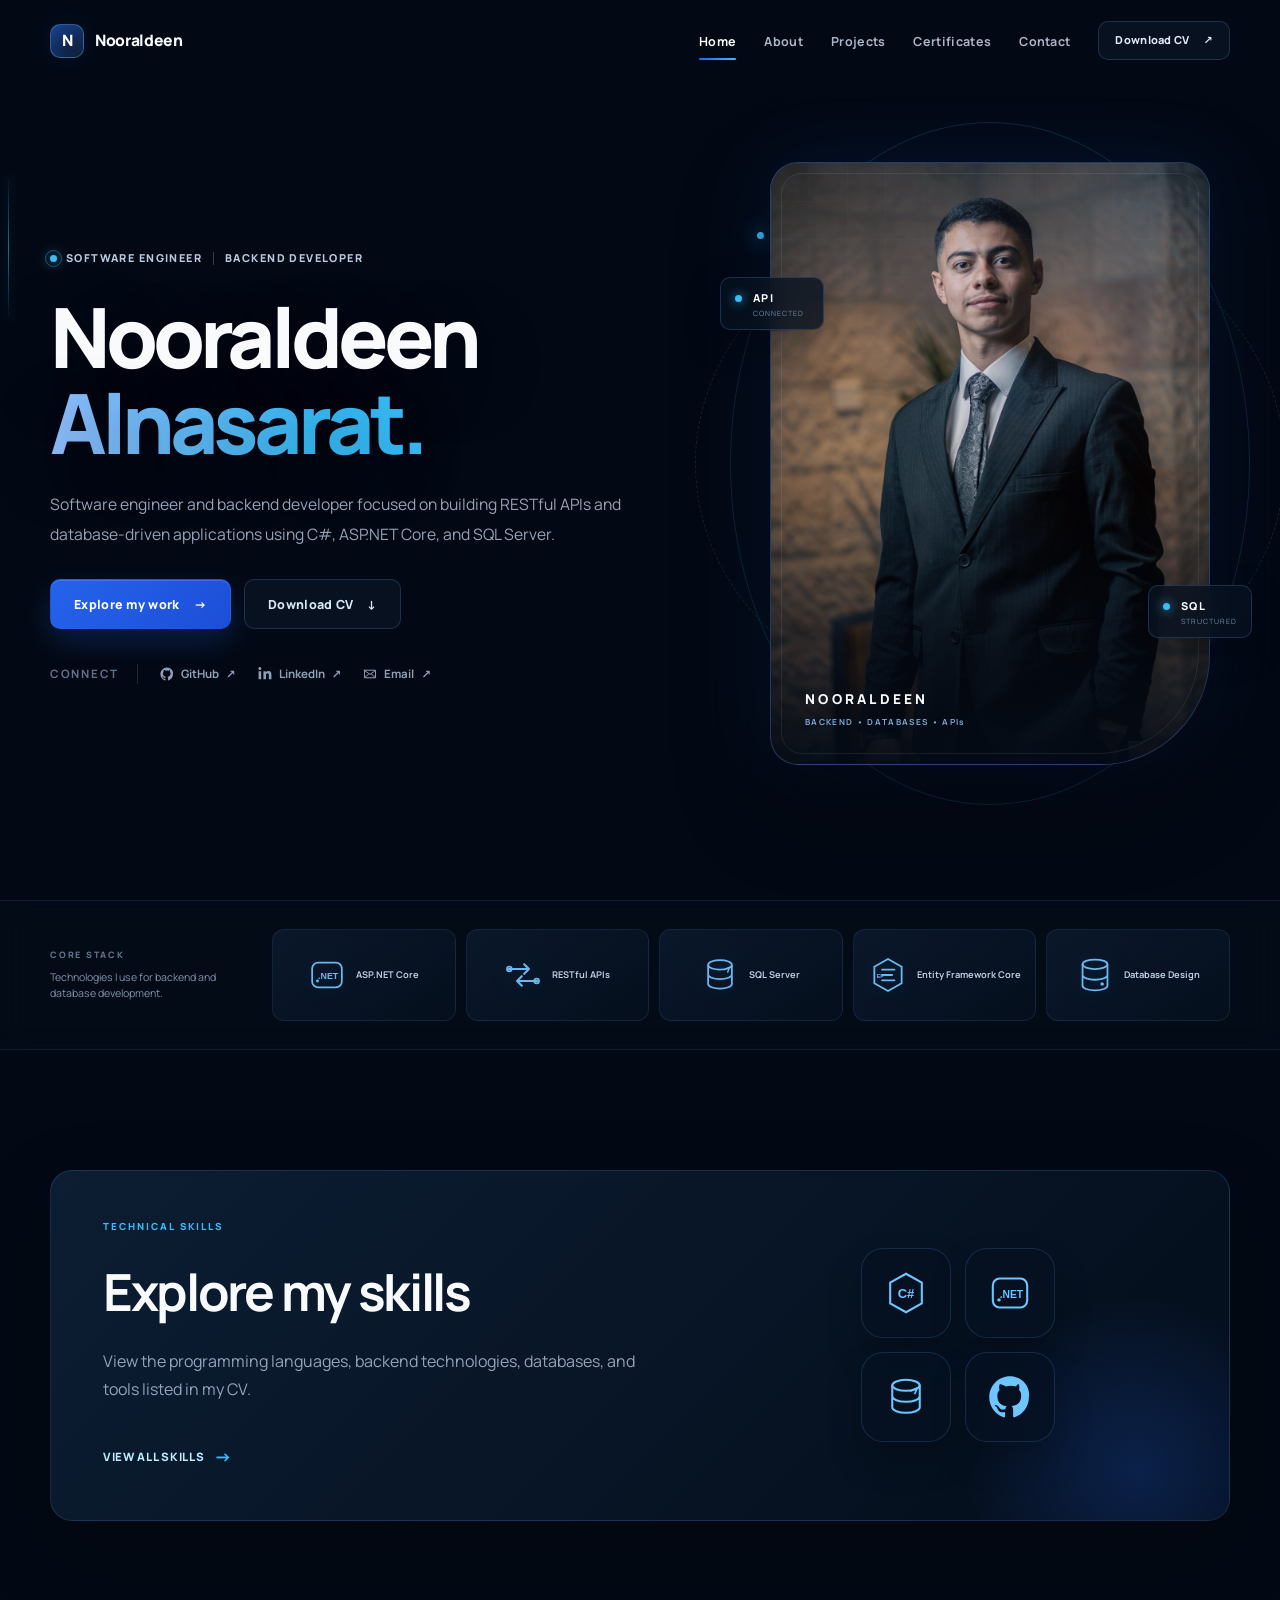
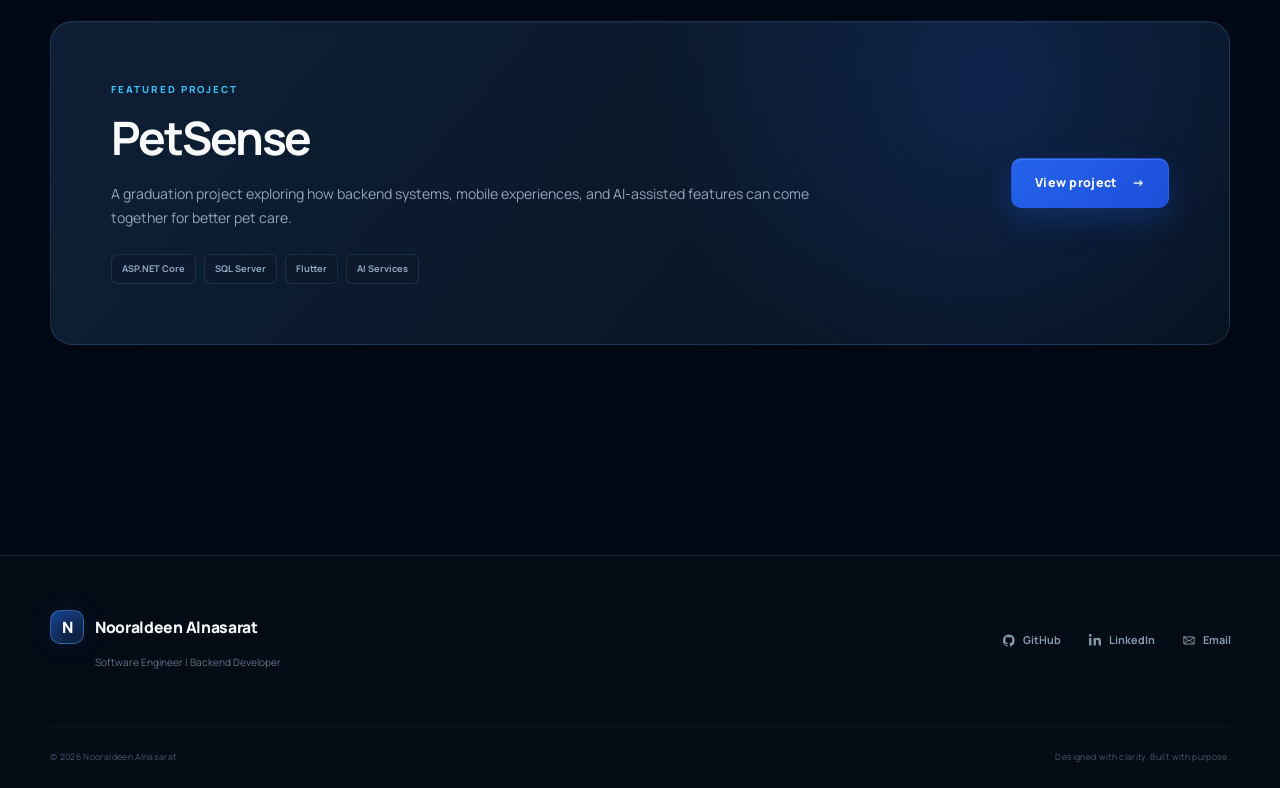
<file: index.html>
<!DOCTYPE html>
<html lang="en">
<head>
  <meta charset="UTF-8">
  <meta name="viewport" content="width=device-width, initial-scale=1.0">
  <meta name="description" content="Nooraldeen Alnasarat — software engineer and backend developer focused on APIs and database-driven applications.">
  <meta name="theme-color" content="#071120">
  <title>Nooraldeen Alnasarat | Backend Developer</title>
  <link rel="preconnect" href="https://fonts.googleapis.com">
  <link rel="preconnect" href="https://fonts.gstatic.com" crossorigin>
  <link href="https://fonts.googleapis.com/css2?family=Manrope:wght@400;500;600;700;800&display=swap" rel="stylesheet">
  <link rel="stylesheet" href="css/style.css?v=5">
  <script src="js/main.js?v=5" defer></script>
</head>
<body data-page="home">
  <a class="skip-link" href="#main">Skip to content</a>
  <div class="cursor-glow" aria-hidden="true"></div>
  <canvas class="network-canvas" aria-hidden="true"></canvas>

  <header class="site-header">
    <nav class="navbar container" aria-label="Primary navigation">
      <a class="brand" href="index.html" aria-label="Nooraldeen — Home"><span class="brand-mark">N</span><span>Nooraldeen</span></a>
      <button class="menu-toggle" type="button" aria-label="Open navigation" aria-controls="nav-menu" aria-expanded="false"><span></span><span></span><span></span></button>
      <div class="nav-menu" id="nav-menu">
        <a data-nav="home" href="index.html">Home</a><a data-nav="about" href="about.html">About</a><a data-nav="projects" href="projects.html">Projects</a><a data-nav="certificates" href="certificates.html">Certificates</a><a data-nav="contact" href="contact.html">Contact</a>
        <a class="button button-small button-ghost resume-nav" href="assets/docs/Nooraldeen_Alnasarat_CV.pdf" download>Download CV <span aria-hidden="true">↗</span></a>
      </div>
    </nav>
  </header>

  <main id="main">
    <section class="hero container">
      <div class="hero-copy reveal">
        <div class="eyebrow"><span class="status-dot"></span> Software Engineer <span class="eyebrow-divider"></span> Backend Developer</div>
        <h1 class="identity-heading">Nooraldeen<br><span>Alnasarat.</span></h1>
        <p class="hero-intro">Software engineer and backend developer focused on building RESTful APIs and database-driven applications using C#, ASP.NET Core, and SQL Server.</p>
        <div class="hero-actions">
          <a class="button button-primary" href="projects.html">Explore my work <span aria-hidden="true">→</span></a>
          <a class="button button-secondary" href="assets/docs/Nooraldeen_Alnasarat_CV.pdf" download>Download CV <span aria-hidden="true">↓</span></a>
        </div>
        <div class="social-row" aria-label="Social links">
          <span>Connect</span>
          <a href="https://github.com/Nooraldeen2003" target="_blank" rel="noopener noreferrer"><i class="brand-icon" data-icon="github" aria-hidden="true"></i>GitHub <span aria-hidden="true">↗</span></a>
          <a href="https://www.linkedin.com/in/nooraldeen-alnasarat-7274792aa/" target="_blank" rel="noopener noreferrer"><i class="brand-icon" data-icon="linkedin" aria-hidden="true"></i>LinkedIn <span aria-hidden="true">↗</span></a>
          <a href="mailto:nooraldeen.alnasarat03@gmail.com"><i class="brand-icon" data-icon="mail" aria-hidden="true"></i>Email <span aria-hidden="true">↗</span></a>
        </div>
      </div>

      <div class="portrait-stage reveal reveal-delay" aria-label="Portrait of Nooraldeen Alnasarat">
        <div class="orbit orbit-one"></div><div class="orbit orbit-two"></div>
        <div class="data-tag tag-api"><i></i><span>API</span><small>CONNECTED</small></div>
        <div class="data-tag tag-db"><i></i><span>SQL</span><small>STRUCTURED</small></div>
        <div class="portrait-card">
          <div class="portrait-grid" aria-hidden="true"></div>
          <img src="assets/images/profile.png" alt="Nooraldeen Alnasarat" width="6336" height="9504">
          <div class="portrait-shade"></div>
          <div class="portrait-label"><span>NOORALDEEN</span><small>BACKEND • DATABASES • APIs</small></div>
        </div>
      </div>
    </section>

    <section class="core-stack" aria-labelledby="core-stack-title">
      <div class="container">
        <div class="core-stack-heading"><span>CORE STACK</span><p id="core-stack-title">Technologies I use for backend and database development.</p></div>
        <div class="core-stack-grid">
          <div class="core-tech"><i class="tech-logo" data-tech-icon="dotnet" aria-hidden="true"></i><strong>ASP.NET Core</strong></div>
          <div class="core-tech"><i class="tech-logo" data-tech-icon="rest" aria-hidden="true"></i><strong>RESTful APIs</strong></div>
          <div class="core-tech"><i class="tech-logo" data-tech-icon="sqlserver" aria-hidden="true"></i><strong>SQL Server</strong></div>
          <div class="core-tech"><i class="tech-logo" data-tech-icon="efcore" aria-hidden="true"></i><strong>Entity Framework Core</strong></div>
          <div class="core-tech"><i class="tech-logo" data-tech-icon="database" aria-hidden="true"></i><strong>Database Design</strong></div>
        </div>
      </div>
    </section>

    <section class="section container reveal" aria-labelledby="skills-title">
      <a class="skills-gateway" href="about.html#skills">
        <div class="skills-gateway-copy"><p class="kicker">TECHNICAL SKILLS</p><h2 id="skills-title">Explore my skills</h2><p>View the programming languages, backend technologies, databases, and tools listed in my CV.</p><span class="gateway-action">View all skills <i aria-hidden="true">→</i></span></div>
        <div class="gateway-logos" aria-hidden="true"><i data-tech-icon="csharp"></i><i data-tech-icon="dotnet"></i><i data-tech-icon="sqlserver"></i><i data-tech-icon="github"></i></div>
      </a>
    </section>

    <section class="section section-compact container reveal">
      <div class="project-teaser">
        <div><p class="kicker">FEATURED PROJECT</p><h2>PetSense</h2><p>A graduation project exploring how backend systems, mobile experiences, and AI-assisted features can come together for better pet care.</p><div class="inline-tags"><span>ASP.NET Core</span><span>SQL Server</span><span>Flutter</span><span>AI Services</span></div></div>
        <a class="button button-primary" href="projects.html">View project <span>→</span></a>
      </div>
    </section>
  </main>

  <footer class="site-footer">
    <div class="container footer-main"><div><a class="brand" href="index.html"><span class="brand-mark">N</span><span>Nooraldeen Alnasarat</span></a><p>Software Engineer | Backend Developer</p></div><div class="footer-links"><a href="https://github.com/Nooraldeen2003" target="_blank" rel="noopener noreferrer">GitHub</a><a href="https://www.linkedin.com/in/nooraldeen-alnasarat-7274792aa/" target="_blank" rel="noopener noreferrer">LinkedIn</a><a href="mailto:nooraldeen.alnasarat03@gmail.com">Email</a></div></div>
    <div class="container footer-bottom"><span>© <span data-year></span> Nooraldeen Alnasarat</span><span>Designed with clarity. Built with purpose.</span></div>
  </footer>
</body>
</html>
</file>
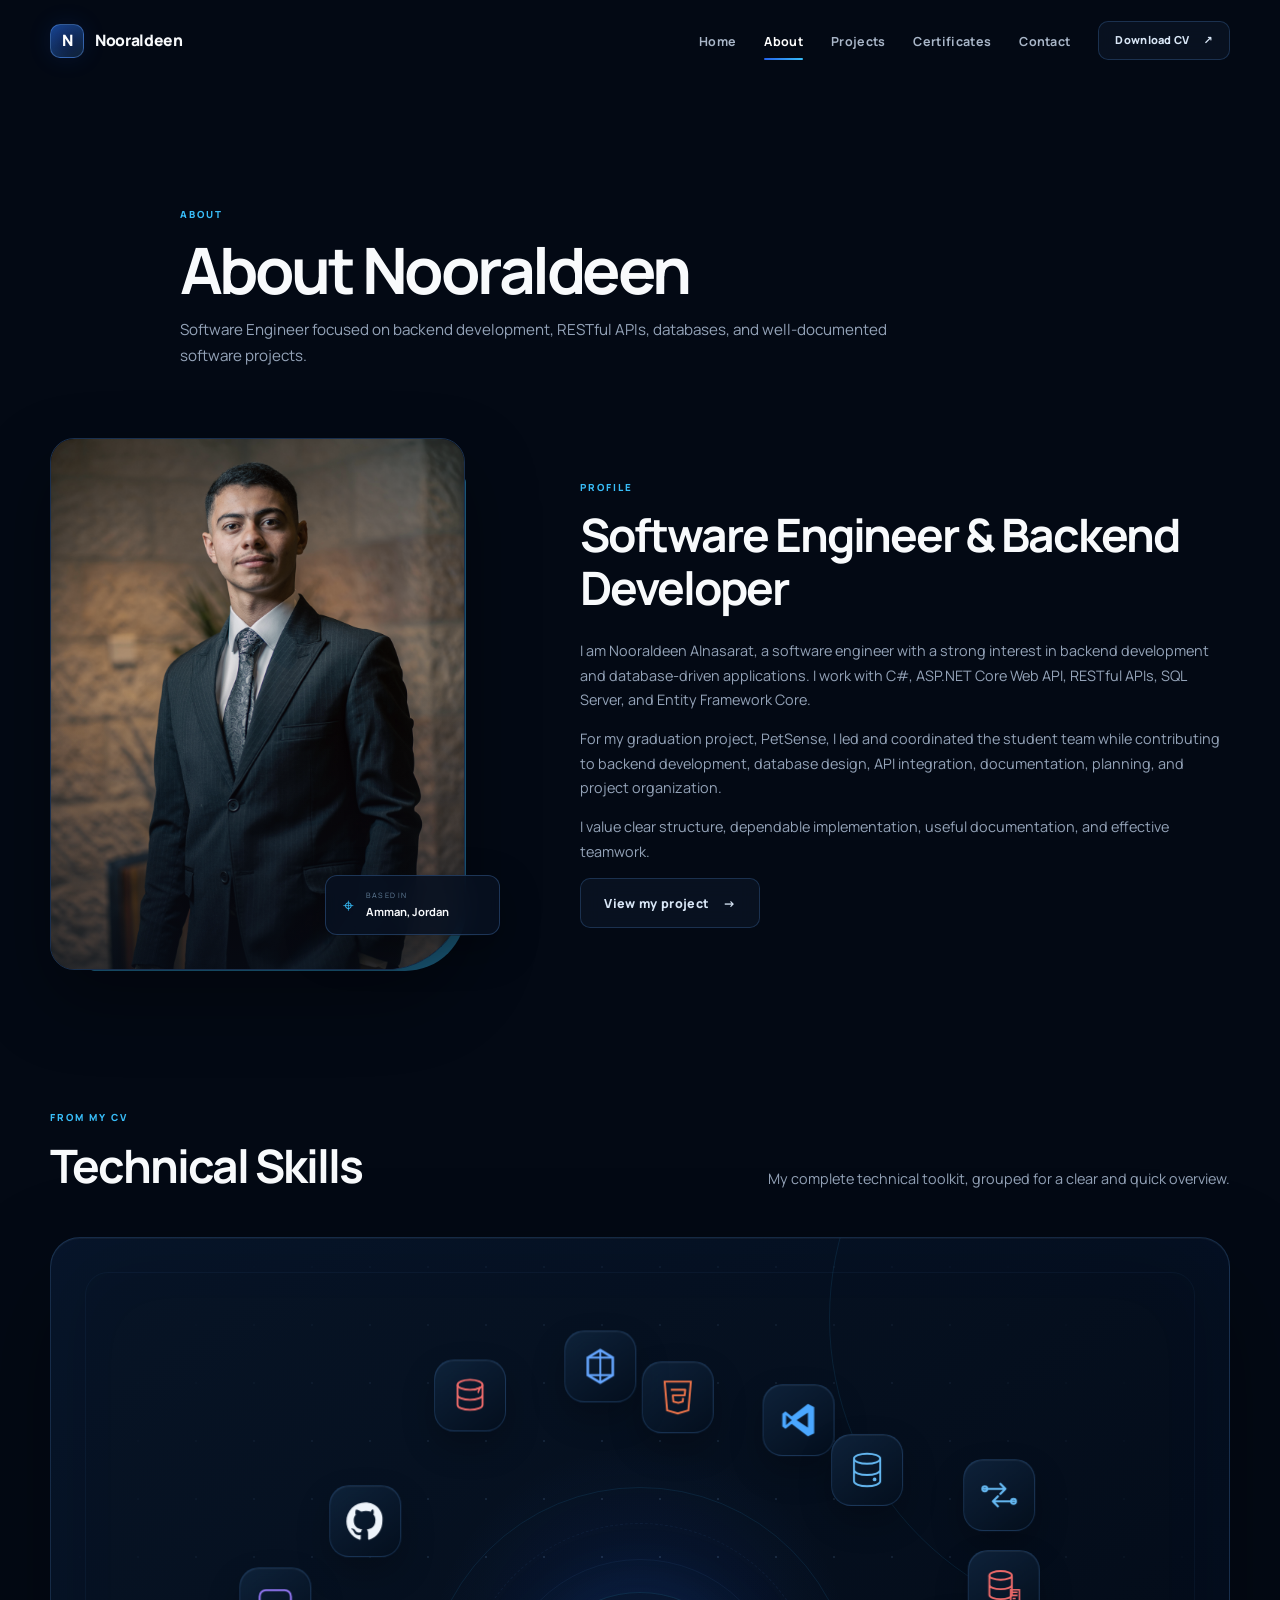
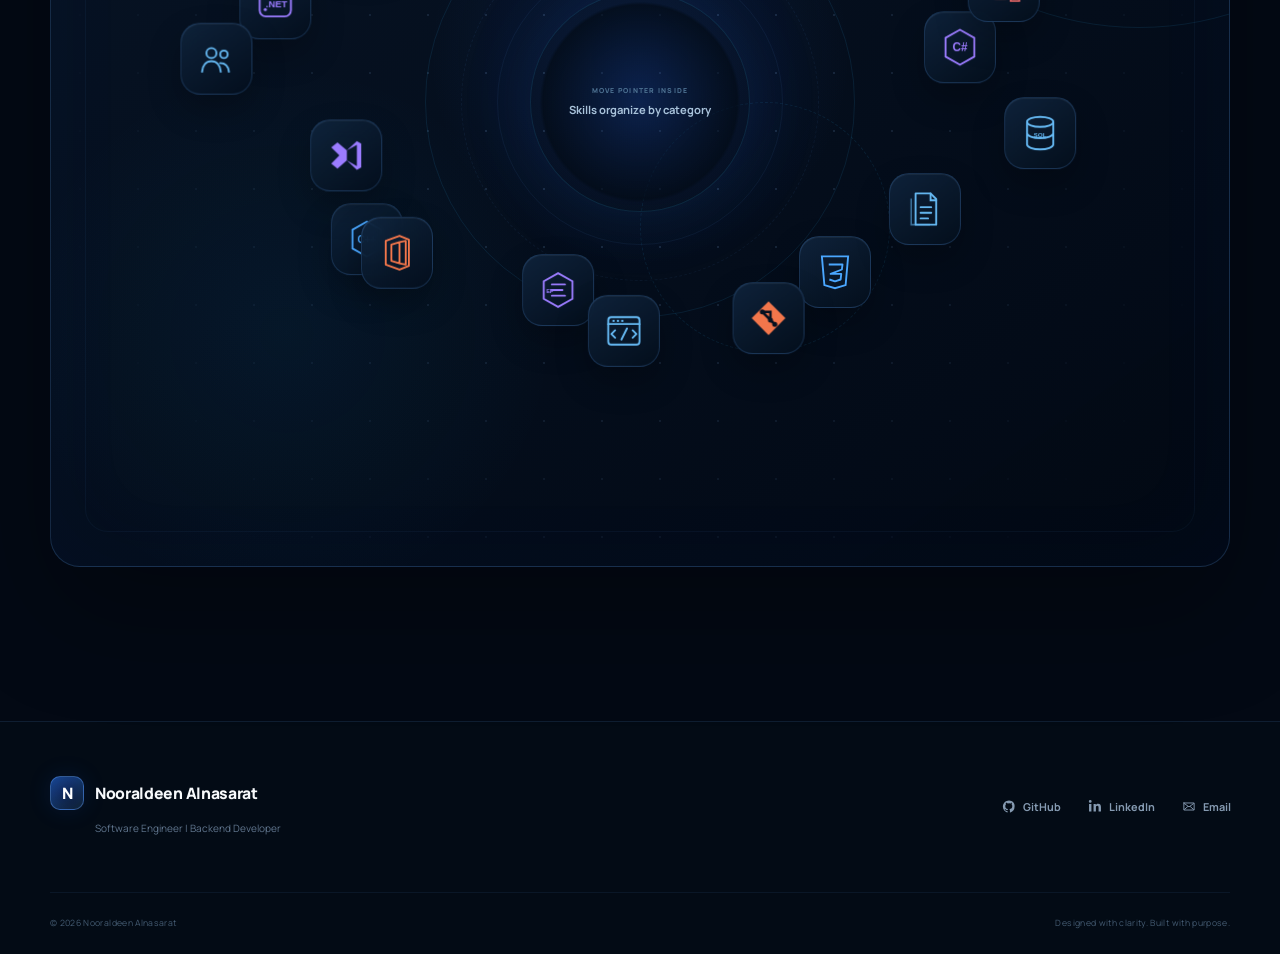
<file: about.html>
<!DOCTYPE html>
<html lang="en">
<head>
  <meta charset="UTF-8"><meta name="viewport" content="width=device-width, initial-scale=1.0"><meta name="description" content="About Nooraldeen Alnasarat — software engineer focused on backend development, APIs, and databases."><meta name="theme-color" content="#071120">
  <title>About | Nooraldeen Alnasarat</title><link rel="preconnect" href="https://fonts.googleapis.com"><link rel="preconnect" href="https://fonts.gstatic.com" crossorigin><link href="https://fonts.googleapis.com/css2?family=Manrope:wght@400;500;600;700;800&display=swap" rel="stylesheet"><link rel="stylesheet" href="css/style.css?v=5"><script src="js/main.js?v=5" defer></script><script src="js/skill-field.js?v=5" defer></script>
</head>
<body data-page="about">
  <a class="skip-link" href="#main">Skip to content</a><div class="cursor-glow" aria-hidden="true"></div><canvas class="network-canvas" aria-hidden="true"></canvas>
  <header class="site-header"><nav class="navbar container" aria-label="Primary navigation"><a class="brand" href="index.html"><span class="brand-mark">N</span><span>Nooraldeen</span></a><button class="menu-toggle" type="button" aria-label="Open navigation" aria-controls="nav-menu" aria-expanded="false"><span></span><span></span><span></span></button><div class="nav-menu" id="nav-menu"><a data-nav="home" href="index.html">Home</a><a data-nav="about" href="about.html">About</a><a data-nav="projects" href="projects.html">Projects</a><a data-nav="certificates" href="certificates.html">Certificates</a><a data-nav="contact" href="contact.html">Contact</a><a class="button button-small button-ghost resume-nav" href="assets/docs/Nooraldeen_Alnasarat_CV.pdf" download>Download CV <span>↗</span></a></div></nav></header>
  <main id="main">
    <section class="simple-page-header container reveal"><p class="kicker">ABOUT</p><h1>About Nooraldeen</h1><p>Software Engineer focused on backend development, RESTful APIs, databases, and well-documented software projects.</p></section>
    <section class="section container about-layout about-layout-compact">
      <div class="about-portrait reveal"><div class="image-frame"><img src="assets/images/profile.png" alt="Nooraldeen Alnasarat" width="6336" height="9504"></div><div class="location-pill"><span>⌖</span><div><small>BASED IN</small><strong>Amman, Jordan</strong></div></div></div>
      <div class="about-story reveal reveal-delay"><p class="kicker">PROFILE</p><h2>Software Engineer & Backend Developer</h2><p>I am Nooraldeen Alnasarat, a software engineer with a strong interest in backend development and database-driven applications. I work with C#, ASP.NET Core Web API, RESTful APIs, SQL Server, and Entity Framework Core.</p><p>For my graduation project, PetSense, I led and coordinated the student team while contributing to backend development, database design, API integration, documentation, planning, and project organization.</p><p>I value clear structure, dependable implementation, useful documentation, and effective teamwork.</p><a class="button button-secondary" href="projects.html">View my project <span>→</span></a></div>
    </section>
    <section class="section container skills-section" id="skills" aria-labelledby="skills-heading">
      <div class="section-heading reveal"><div><p class="kicker">FROM MY CV</p><h2 id="skills-heading">Technical Skills</h2></div><p>My complete technical toolkit, grouped for a clear and quick overview.</p></div>
      <div class="universe-shell skill-field reveal" data-skill-field aria-label="Interactive technical skills">
        <div class="universe-ambient" aria-hidden="true"><i></i><i></i><i></i></div>
        <div class="skill-category-label" data-category-label="languages">PROGRAMMING LANGUAGES</div><div class="skill-category-label" data-category-label="backend">BACKEND DEVELOPMENT</div><div class="skill-category-label" data-category-label="databases">DATABASES</div><div class="skill-category-label" data-category-label="tools">TOOLS</div><div class="skill-category-label" data-category-label="productivity">PRODUCTIVITY TOOLS</div><div class="skill-category-label" data-category-label="other">OTHER SKILLS</div>
        <button class="skill-orb" type="button" data-category="languages" data-tech-icon="csharp" data-tooltip="C#" aria-label="C#"></button><button class="skill-orb" type="button" data-category="languages" data-tech-icon="cpp" data-tooltip="C++" aria-label="C++"></button><button class="skill-orb" type="button" data-category="languages" data-tech-icon="html" data-tooltip="HTML" aria-label="HTML"></button><button class="skill-orb" type="button" data-category="languages" data-tech-icon="css" data-tooltip="CSS" aria-label="CSS"></button>
        <button class="skill-orb" type="button" data-category="backend" data-tech-icon="dotnet" data-tooltip="ASP.NET Core Web API" aria-label="ASP.NET Core Web API"></button><button class="skill-orb" type="button" data-category="backend" data-tech-icon="rest" data-tooltip="RESTful APIs" aria-label="RESTful APIs"></button><button class="skill-orb" type="button" data-category="backend" data-tech-icon="efcore" data-tooltip="Entity Framework Core" aria-label="Entity Framework Core"></button>
        <button class="skill-orb" type="button" data-category="databases" data-tech-icon="sqlserver" data-tooltip="SQL Server" aria-label="SQL Server"></button><button class="skill-orb" type="button" data-category="databases" data-tech-icon="sql" data-tooltip="SQL" aria-label="SQL"></button>
        <button class="skill-orb" type="button" data-category="tools" data-tech-icon="visualstudio" data-tooltip="Visual Studio" aria-label="Visual Studio"></button><button class="skill-orb" type="button" data-category="tools" data-tech-icon="vscode" data-tooltip="VS Code" aria-label="VS Code"></button><button class="skill-orb" type="button" data-category="tools" data-tech-icon="git" data-tooltip="Git" aria-label="Git"></button><button class="skill-orb" type="button" data-category="tools" data-tech-icon="github" data-tooltip="GitHub" aria-label="GitHub"></button><button class="skill-orb" type="button" data-category="tools" data-tech-icon="ssms" data-tooltip="SQL Server Management Studio" aria-label="SQL Server Management Studio"></button>
        <button class="skill-orb" type="button" data-category="productivity" data-tech-icon="office" data-tooltip="Basic Microsoft Office" aria-label="Basic knowledge of Microsoft Office"></button><button class="skill-orb" type="button" data-category="productivity" data-tech-icon="googleworkspace" data-tooltip="Basic Google Workspace" aria-label="Basic knowledge of Google Workspace"></button>
        <button class="skill-orb" type="button" data-category="other" data-tech-icon="docs" data-tooltip="Documentation" aria-label="Documentation"></button><button class="skill-orb" type="button" data-category="other" data-tech-icon="team" data-tooltip="Team Coordination" aria-label="Team Coordination"></button><button class="skill-orb" type="button" data-category="other" data-tech-icon="database" data-tooltip="Database Design" aria-label="Database Design"></button><button class="skill-orb" type="button" data-category="other" data-tech-icon="frontend" data-tooltip="Basic Frontend Development" aria-label="Basic Frontend Development"></button>
        <div class="skill-field-message" aria-hidden="true"><span>MOVE POINTER INSIDE</span><strong>Skills organize by category</strong></div>
      </div>
      <p class="universe-hint reveal"><span aria-hidden="true">✦</span> Move your pointer into the field to organize the skills. Hover—or tap—a logo to see its name.</p>
    </section>
  </main>
  <footer class="site-footer"><div class="container footer-main"><div><a class="brand" href="index.html"><span class="brand-mark">N</span><span>Nooraldeen Alnasarat</span></a><p>Software Engineer | Backend Developer</p></div><div class="footer-links"><a href="https://github.com/Nooraldeen2003" target="_blank" rel="noopener noreferrer">GitHub</a><a href="https://www.linkedin.com/in/nooraldeen-alnasarat-7274792aa/" target="_blank" rel="noopener noreferrer">LinkedIn</a><a href="mailto:nooraldeen.alnasarat03@gmail.com">Email</a></div></div><div class="container footer-bottom"><span>© <span data-year></span> Nooraldeen Alnasarat</span><span>Designed with clarity. Built with purpose.</span></div></footer>
</body></html>
</file>
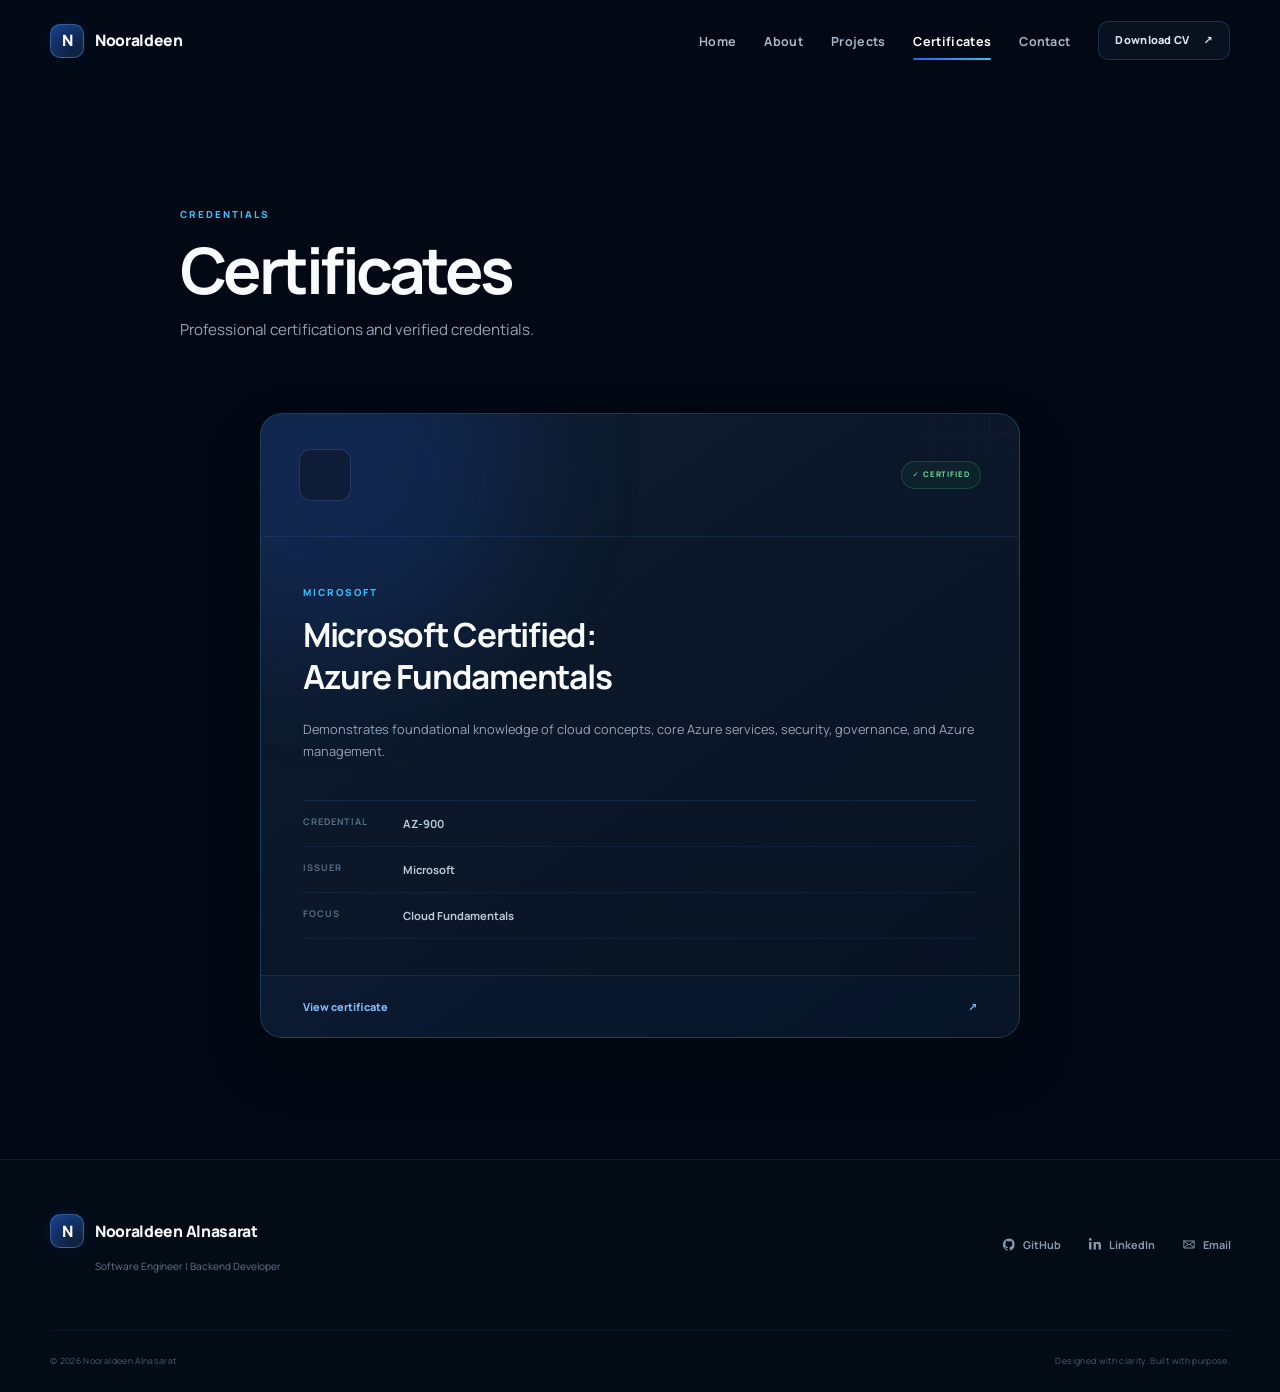
<file: certificates.html>
<!DOCTYPE html>
<html lang="en">
<head><meta charset="UTF-8"><meta name="viewport" content="width=device-width, initial-scale=1.0"><meta name="description" content="Microsoft Azure Fundamentals certification earned by Nooraldeen Alnasarat."><meta name="theme-color" content="#071120"><title>Certificates | Nooraldeen Alnasarat</title><link rel="preconnect" href="https://fonts.googleapis.com"><link rel="preconnect" href="https://fonts.gstatic.com" crossorigin><link href="https://fonts.googleapis.com/css2?family=Manrope:wght@400;500;600;700;800&display=swap" rel="stylesheet"><link rel="stylesheet" href="css/style.css?v=5"><script src="js/main.js?v=5" defer></script></head>
<body data-page="certificates"><a class="skip-link" href="#main">Skip to content</a><div class="cursor-glow" aria-hidden="true"></div><canvas class="network-canvas" aria-hidden="true"></canvas>
  <header class="site-header"><nav class="navbar container" aria-label="Primary navigation"><a class="brand" href="index.html"><span class="brand-mark">N</span><span>Nooraldeen</span></a><button class="menu-toggle" type="button" aria-label="Open navigation" aria-controls="nav-menu" aria-expanded="false"><span></span><span></span><span></span></button><div class="nav-menu" id="nav-menu"><a data-nav="home" href="index.html">Home</a><a data-nav="about" href="about.html">About</a><a data-nav="projects" href="projects.html">Projects</a><a data-nav="certificates" href="certificates.html">Certificates</a><a data-nav="contact" href="contact.html">Contact</a><a class="button button-small button-ghost resume-nav" href="assets/docs/Nooraldeen_Alnasarat_CV.pdf" download>Download CV <span>↗</span></a></div></nav></header>
  <main id="main">
    <section class="simple-page-header container reveal"><p class="kicker">CREDENTIALS</p><h1>Certificates</h1><p>Professional certifications and verified credentials.</p></section>
    <section class="section container certificate-grid">
      <article class="certificate-card microsoft reveal"><div class="certificate-glow"></div><div class="certificate-header"><div class="issuer-icon microsoft-icon"><i></i><i></i><i></i><i></i></div><span class="verified-mark">✓ CERTIFIED</span></div><div class="certificate-body"><p class="kicker">MICROSOFT</p><h2>Microsoft Certified:<br>Azure Fundamentals</h2><p>Demonstrates foundational knowledge of cloud concepts, core Azure services, security, governance, and Azure management.</p><dl><div><dt>Credential</dt><dd>AZ-900</dd></div><div><dt>Issuer</dt><dd>Microsoft</dd></div><div><dt>Focus</dt><dd>Cloud Fundamentals</dd></div></dl></div><a class="certificate-action" href="assets/docs/Microsoft_Azure_Fundamentals_AZ-900.pdf" target="_blank" rel="noopener noreferrer">View certificate <span>↗</span></a></article>
    </section>
  </main>
  <footer class="site-footer"><div class="container footer-main"><div><a class="brand" href="index.html"><span class="brand-mark">N</span><span>Nooraldeen Alnasarat</span></a><p>Software Engineer | Backend Developer</p></div><div class="footer-links"><a href="https://github.com/Nooraldeen2003" target="_blank" rel="noopener noreferrer">GitHub</a><a href="https://www.linkedin.com/in/nooraldeen-alnasarat-7274792aa/" target="_blank" rel="noopener noreferrer">LinkedIn</a><a href="mailto:nooraldeen.alnasarat03@gmail.com">Email</a></div></div><div class="container footer-bottom"><span>© <span data-year></span> Nooraldeen Alnasarat</span><span>Designed with clarity. Built with purpose.</span></div></footer>
</body></html>
</file>
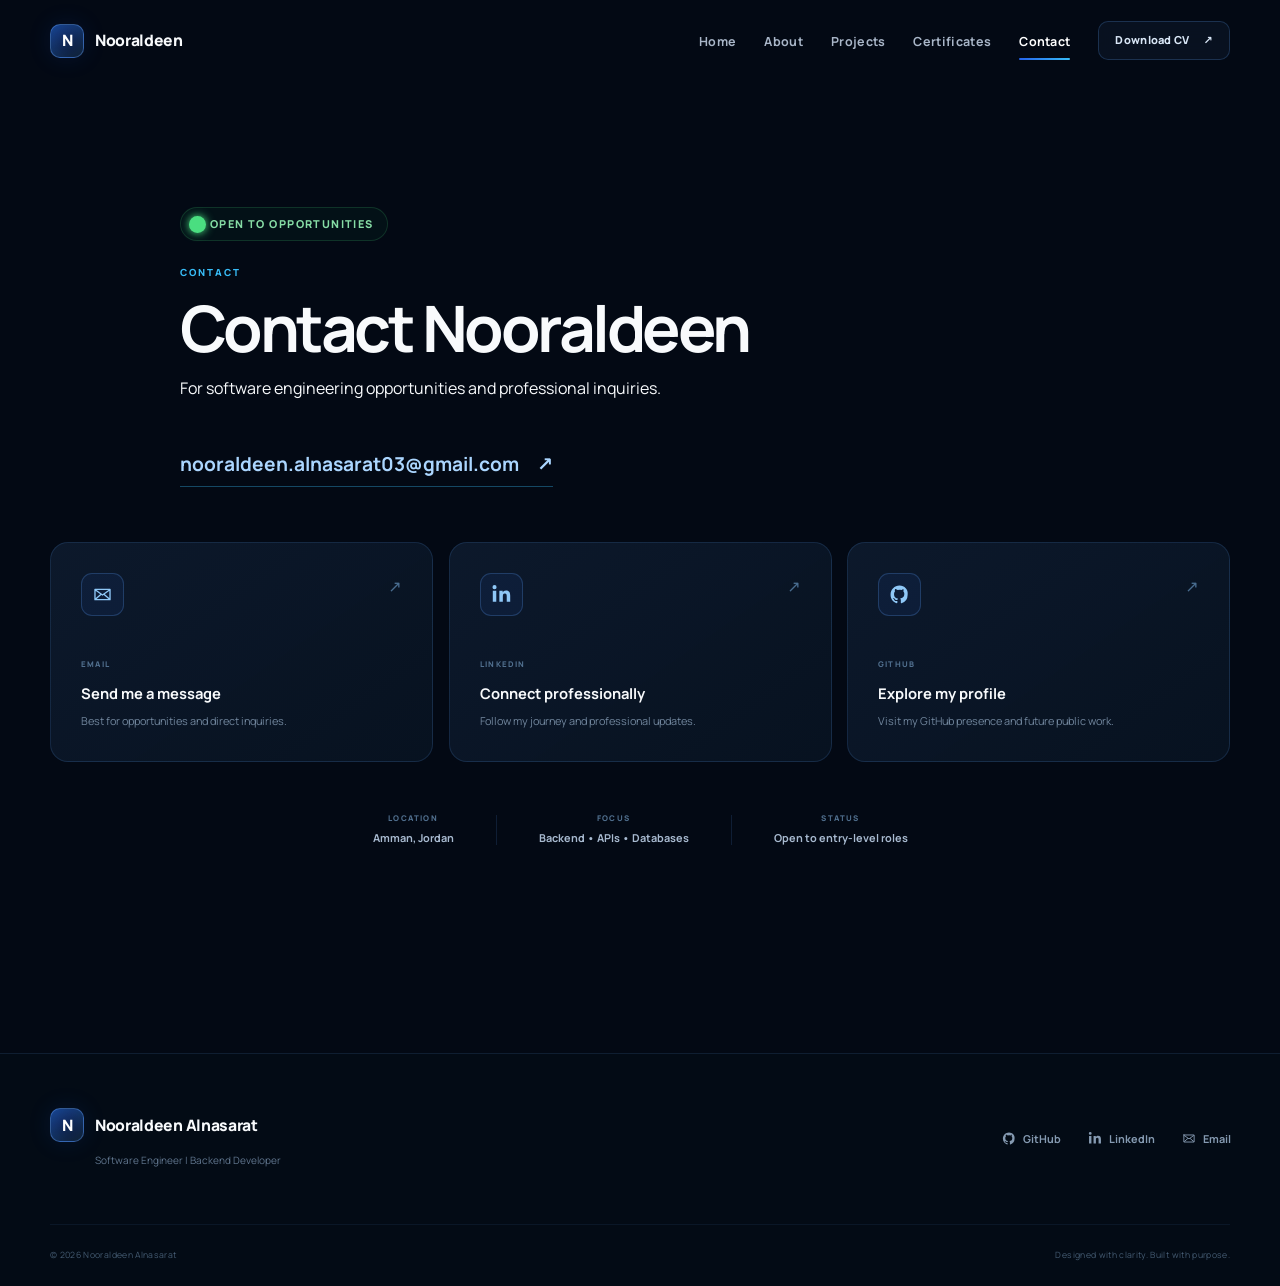
<file: contact.html>
<!DOCTYPE html>
<html lang="en">
<head><meta charset="UTF-8"><meta name="viewport" content="width=device-width, initial-scale=1.0"><meta name="description" content="Contact Nooraldeen Alnasarat for backend development and software engineering opportunities."><meta name="theme-color" content="#071120"><title>Contact | Nooraldeen Alnasarat</title><link rel="preconnect" href="https://fonts.googleapis.com"><link rel="preconnect" href="https://fonts.gstatic.com" crossorigin><link href="https://fonts.googleapis.com/css2?family=Manrope:wght@400;500;600;700;800&display=swap" rel="stylesheet"><link rel="stylesheet" href="css/style.css?v=5"><script src="js/main.js?v=5" defer></script></head>
<body data-page="contact"><a class="skip-link" href="#main">Skip to content</a><div class="cursor-glow" aria-hidden="true"></div><canvas class="network-canvas" aria-hidden="true"></canvas>
  <header class="site-header"><nav class="navbar container" aria-label="Primary navigation"><a class="brand" href="index.html"><span class="brand-mark">N</span><span>Nooraldeen</span></a><button class="menu-toggle" type="button" aria-label="Open navigation" aria-controls="nav-menu" aria-expanded="false"><span></span><span></span><span></span></button><div class="nav-menu" id="nav-menu"><a data-nav="home" href="index.html">Home</a><a data-nav="about" href="about.html">About</a><a data-nav="projects" href="projects.html">Projects</a><a data-nav="certificates" href="certificates.html">Certificates</a><a data-nav="contact" href="contact.html">Contact</a><a class="button button-small button-ghost resume-nav" href="assets/docs/Nooraldeen_Alnasarat_CV.pdf" download>Download CV <span>↗</span></a></div></nav></header>
  <main id="main" class="contact-main">
    <section class="simple-page-header contact-simple-header container reveal"><div class="availability"><span class="status-dot"></span> OPEN TO OPPORTUNITIES</div><p class="kicker">CONTACT</p><h1>Contact Nooraldeen</h1><p>For software engineering opportunities and professional inquiries.</p><a class="email-display" href="mailto:nooraldeen.alnasarat03@gmail.com"><span>nooraldeen.alnasarat03@gmail.com</span><i>↗</i></a></section>
    <section class="container contact-grid">
      <a class="contact-card reveal" href="mailto:nooraldeen.alnasarat03@gmail.com"><span class="contact-icon" data-icon="mail" aria-hidden="true"></span><div><small>EMAIL</small><h2>Send me a message</h2><p>Best for opportunities and direct inquiries.</p></div><i>↗</i></a>
      <a class="contact-card reveal reveal-delay" href="https://www.linkedin.com/in/nooraldeen-alnasarat-7274792aa/" target="_blank" rel="noopener noreferrer"><span class="contact-icon" data-icon="linkedin" aria-hidden="true"></span><div><small>LINKEDIN</small><h2>Connect professionally</h2><p>Follow my journey and professional updates.</p></div><i>↗</i></a>
      <a class="contact-card reveal reveal-delay-2" href="https://github.com/Nooraldeen2003" target="_blank" rel="noopener noreferrer"><span class="contact-icon" data-icon="github" aria-hidden="true"></span><div><small>GITHUB</small><h2>Explore my profile</h2><p>Visit my GitHub presence and future public work.</p></div><i>↗</i></a>
    </section>
    <section class="container contact-meta reveal"><div><small>LOCATION</small><strong>Amman, Jordan</strong></div><i></i><div><small>FOCUS</small><strong>Backend • APIs • Databases</strong></div><i></i><div><small>STATUS</small><strong>Open to entry-level roles</strong></div></section>
  </main>
  <footer class="site-footer"><div class="container footer-main"><div><a class="brand" href="index.html"><span class="brand-mark">N</span><span>Nooraldeen Alnasarat</span></a><p>Software Engineer | Backend Developer</p></div><div class="footer-links"><a href="https://github.com/Nooraldeen2003" target="_blank" rel="noopener noreferrer">GitHub</a><a href="https://www.linkedin.com/in/nooraldeen-alnasarat-7274792aa/" target="_blank" rel="noopener noreferrer">LinkedIn</a><a href="mailto:nooraldeen.alnasarat03@gmail.com">Email</a></div></div><div class="container footer-bottom"><span>© <span data-year></span> Nooraldeen Alnasarat</span><span>Designed with clarity. Built with purpose.</span></div></footer>
</body></html>
</file>
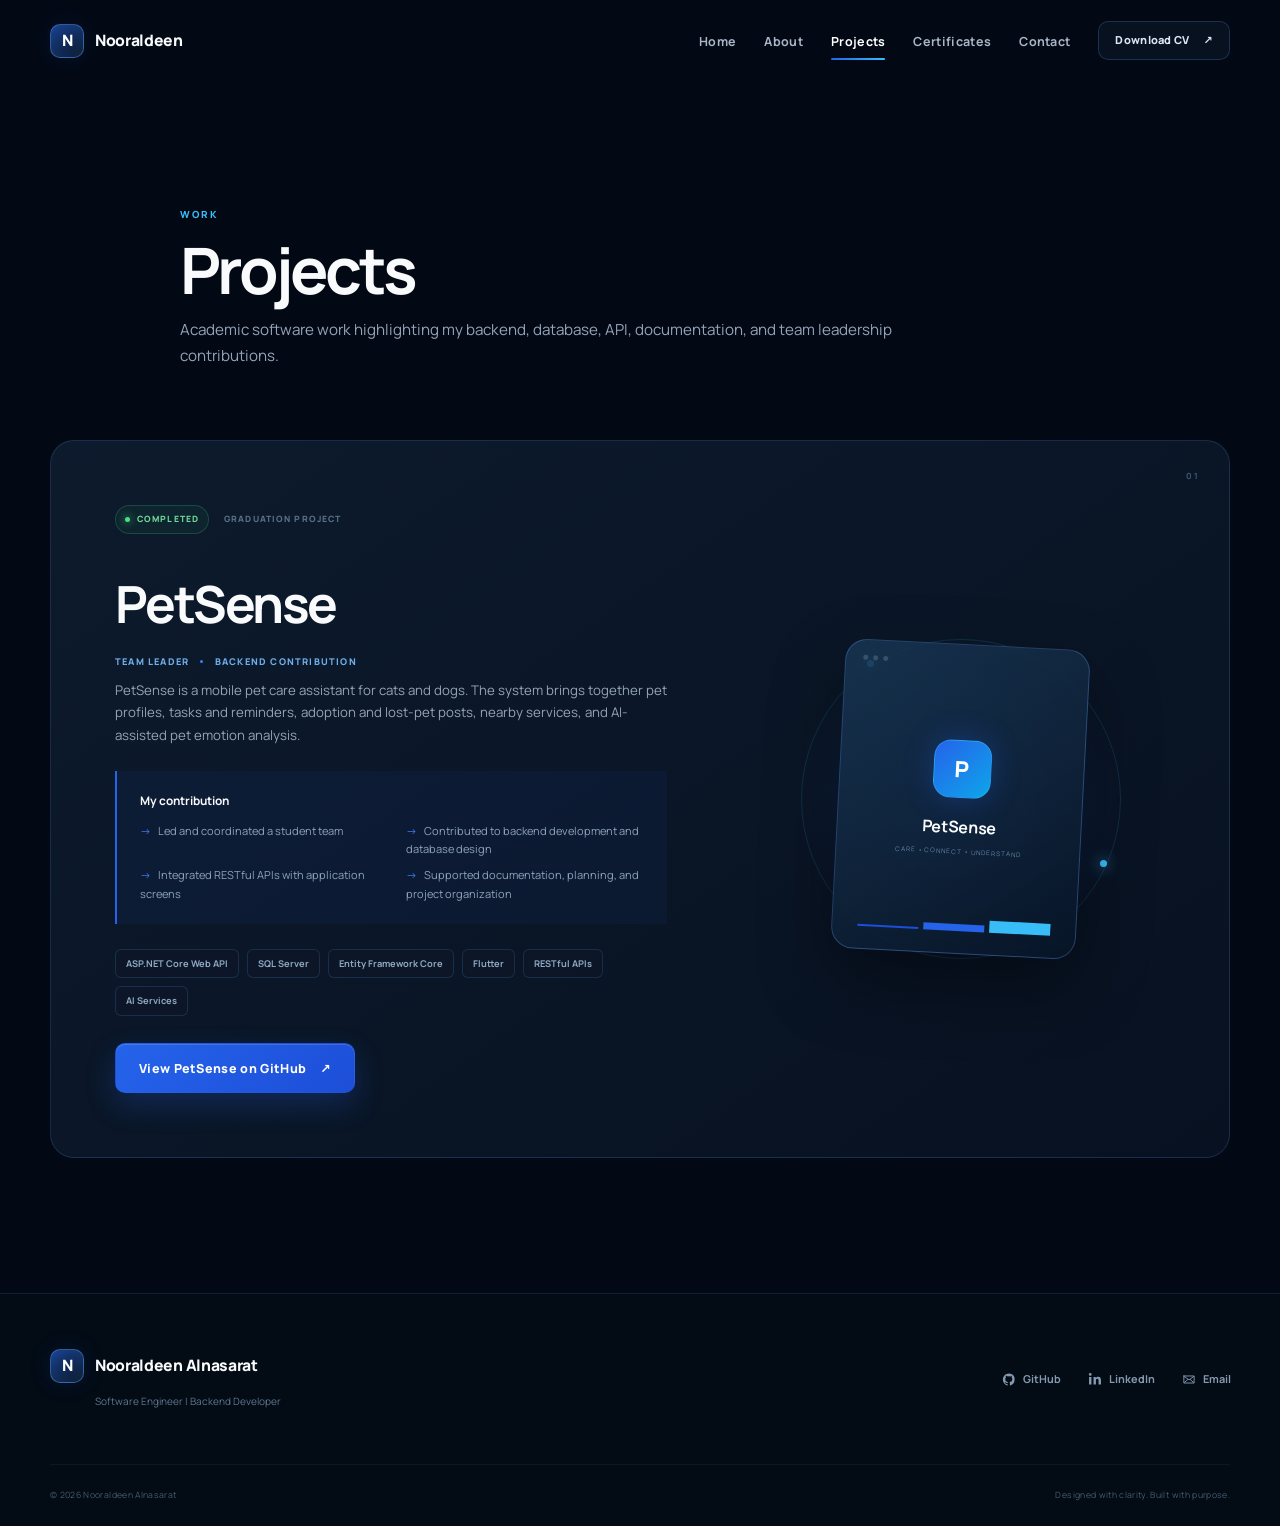
<file: projects.html>
<!DOCTYPE html>
<html lang="en">
<head><meta charset="UTF-8"><meta name="viewport" content="width=device-width, initial-scale=1.0"><meta name="description" content="PetSense, a software engineering project by Nooraldeen Alnasarat."><meta name="theme-color" content="#071120"><title>Projects | Nooraldeen Alnasarat</title><link rel="preconnect" href="https://fonts.googleapis.com"><link rel="preconnect" href="https://fonts.gstatic.com" crossorigin><link href="https://fonts.googleapis.com/css2?family=Manrope:wght@400;500;600;700;800&display=swap" rel="stylesheet"><link rel="stylesheet" href="css/style.css?v=5"><script src="js/main.js?v=5" defer></script></head>
<body data-page="projects"><a class="skip-link" href="#main">Skip to content</a><div class="cursor-glow" aria-hidden="true"></div><canvas class="network-canvas" aria-hidden="true"></canvas>
  <header class="site-header"><nav class="navbar container" aria-label="Primary navigation"><a class="brand" href="index.html"><span class="brand-mark">N</span><span>Nooraldeen</span></a><button class="menu-toggle" type="button" aria-label="Open navigation" aria-controls="nav-menu" aria-expanded="false"><span></span><span></span><span></span></button><div class="nav-menu" id="nav-menu"><a data-nav="home" href="index.html">Home</a><a data-nav="about" href="about.html">About</a><a data-nav="projects" href="projects.html">Projects</a><a data-nav="certificates" href="certificates.html">Certificates</a><a data-nav="contact" href="contact.html">Contact</a><a class="button button-small button-ghost resume-nav" href="assets/docs/Nooraldeen_Alnasarat_CV.pdf" download>Download CV <span>↗</span></a></div></nav></header>
  <main id="main">
    <section class="simple-page-header container reveal"><p class="kicker">WORK</p><h1>Projects</h1><p>Academic software work highlighting my backend, database, API, documentation, and team leadership contributions.</p></section>
    <section class="section container projects-list">
      <article class="project-card reveal"><div class="project-index">01</div><div class="project-content"><div class="project-topline"><span class="status completed"><i></i> Completed</span><span>Graduation Project</span></div><h2>PetSense</h2><p class="project-role">TEAM LEADER <i></i> BACKEND CONTRIBUTION</p><p>PetSense is a mobile pet care assistant for cats and dogs. The system brings together pet profiles, tasks and reminders, adoption and lost-pet posts, nearby services, and AI-assisted pet emotion analysis.</p><div class="contribution-box"><h3>My contribution</h3><ul><li>Led and coordinated a student team</li><li>Contributed to backend development and database design</li><li>Integrated RESTful APIs with application screens</li><li>Supported documentation, planning, and project organization</li></ul></div><div class="inline-tags"><span>ASP.NET Core Web API</span><span>SQL Server</span><span>Entity Framework Core</span><span>Flutter</span><span>RESTful APIs</span><span>AI Services</span></div><a class="button button-primary" href="https://github.com/Nooraldeen2003/PetSense_Graduation" target="_blank" rel="noopener noreferrer">View PetSense on GitHub <span>↗</span></a></div><div class="project-visual petsense-visual"><div class="visual-orbit"></div><div class="app-window"><div class="app-bar"><span></span><span></span><span></span></div><div class="app-mark">P</div><strong>PetSense</strong><small>CARE • CONNECT • UNDERSTAND</small><div class="signal-lines"><i></i><i></i><i></i></div></div></div></article>
    </section>
  </main>
  <footer class="site-footer"><div class="container footer-main"><div><a class="brand" href="index.html"><span class="brand-mark">N</span><span>Nooraldeen Alnasarat</span></a><p>Software Engineer | Backend Developer</p></div><div class="footer-links"><a href="https://github.com/Nooraldeen2003" target="_blank" rel="noopener noreferrer">GitHub</a><a href="https://www.linkedin.com/in/nooraldeen-alnasarat-7274792aa/" target="_blank" rel="noopener noreferrer">LinkedIn</a><a href="mailto:nooraldeen.alnasarat03@gmail.com">Email</a></div></div><div class="container footer-bottom"><span>© <span data-year></span> Nooraldeen Alnasarat</span><span>Designed with clarity. Built with purpose.</span></div></footer>
</body></html>
</file>
<file: css/style.css>
:root {
  --bg-main: #071120; --bg-secondary: #0a1628; --bg-card: rgba(15, 27, 45, .75);
  --accent-blue: #2563eb; --accent-cyan: #38bdf8; --accent-soft: #60a5fa;
  --text-main: #f8fafc; --text-muted: #94a3b8; --border-soft: rgba(96, 165, 250, .22);
  --glass-bg: rgba(15, 23, 42, .65); --container: 1180px; --header: 82px;
}
* { box-sizing: border-box; }
html { scroll-behavior: smooth; }
body { margin: 0; min-width: 320px; color: var(--text-main); background: var(--bg-main); font-family: "Manrope", ui-sans-serif, system-ui, -apple-system, BlinkMacSystemFont, "Segoe UI", sans-serif; line-height: 1.7; overflow-x: hidden; opacity: 0; transition: opacity .45s ease; }
body.is-ready { opacity: 1; }
body::before { content: ""; position: fixed; inset: 0; z-index: -3; background: radial-gradient(circle at 72% 15%, rgba(37,99,235,.14), transparent 31%), radial-gradient(circle at 12% 62%, rgba(56,189,248,.07), transparent 28%), linear-gradient(135deg, #071120 0%, #081525 48%, #06101e 100%); }
body::after { content: ""; position: fixed; inset: 0; z-index: -2; opacity: .18; background-image: linear-gradient(rgba(96,165,250,.055) 1px, transparent 1px), linear-gradient(90deg, rgba(96,165,250,.055) 1px, transparent 1px); background-size: 64px 64px; mask-image: linear-gradient(to bottom, #000, transparent 85%); }
a { color: inherit; text-decoration: none; }
img { display: block; max-width: 100%; }
button, a { -webkit-tap-highlight-color: transparent; }
.container { width: min(calc(100% - 48px), var(--container)); margin-inline: auto; }
.skip-link { position: fixed; z-index: 2000; top: 12px; left: 12px; transform: translateY(-150%); padding: 10px 16px; color: #fff; background: var(--accent-blue); border-radius: 8px; }
.skip-link:focus { transform: none; }
.cursor-glow { position: fixed; z-index: -1; width: 460px; height: 460px; border-radius: 50%; pointer-events: none; transform: translate(-50%, -50%); background: radial-gradient(circle, rgba(37,99,235,.105), transparent 66%); opacity: 0; transition: opacity .3s ease; }
.network-canvas { position: fixed; inset: 0; z-index: -1; pointer-events: none; opacity: .48; }
.site-header { position: sticky; top: 0; z-index: 1000; height: var(--header); border-bottom: 1px solid transparent; transition: .3s ease; }
.site-header.scrolled { background: rgba(7,17,32,.78); backdrop-filter: blur(18px); -webkit-backdrop-filter: blur(18px); border-color: rgba(96,165,250,.12); box-shadow: 0 12px 30px rgba(0,0,0,.12); }
.navbar { height: 100%; display: flex; align-items: center; justify-content: space-between; gap: 30px; }
.brand { display: inline-flex; align-items: center; gap: 11px; font-size: .98rem; font-weight: 800; letter-spacing: -.02em; white-space: nowrap; }
.brand-mark { display: grid; place-items: center; width: 34px; height: 34px; border: 1px solid rgba(96,165,250,.45); border-radius: 10px; color: #fff; background: linear-gradient(145deg, rgba(37,99,235,.55), rgba(15,23,42,.8)); box-shadow: inset 0 0 18px rgba(56,189,248,.13), 0 0 24px rgba(37,99,235,.12); }
.nav-menu { display: flex; align-items: center; gap: 28px; }
.nav-menu > a:not(.button) { position: relative; padding: 28px 0 25px; color: #a9b6c8; font-size: .78rem; font-weight: 700; letter-spacing: .025em; transition: color .25s ease; }
.nav-menu > a:not(.button)::after { content: ""; position: absolute; right: 50%; bottom: 18px; left: 50%; height: 2px; border-radius: 2px; background: linear-gradient(90deg, var(--accent-blue), var(--accent-cyan)); transition: .25s ease; }
.nav-menu > a:hover, .nav-menu > a.active { color: #fff; }
.nav-menu > a.active::after, .nav-menu > a:hover::after { right: 0; left: 0; }
.menu-toggle { display: none; width: 44px; height: 44px; padding: 11px; border: 1px solid var(--border-soft); border-radius: 11px; color: #fff; background: var(--glass-bg); cursor: pointer; }
.menu-toggle span { display: block; width: 100%; height: 2px; margin: 4px 0; background: currentColor; transition: .25s ease; }
.button { display: inline-flex; min-height: 50px; align-items: center; justify-content: center; gap: 14px; padding: 0 23px; border: 1px solid transparent; border-radius: 10px; font: inherit; font-size: .78rem; font-weight: 800; letter-spacing: .025em; cursor: pointer; transition: transform .25s ease, box-shadow .25s ease, border-color .25s ease, background .25s ease; }
.button:hover { transform: translateY(-2px); }
.button:focus-visible, a:focus-visible, .menu-toggle:focus-visible { outline: 2px solid var(--accent-cyan); outline-offset: 4px; }
.button-primary { color: #fff; background: linear-gradient(135deg, #2563eb, #1d4ed8); box-shadow: 0 12px 30px rgba(37,99,235,.24), inset 0 1px rgba(255,255,255,.14); }
.button-primary:hover { box-shadow: 0 16px 38px rgba(37,99,235,.38), inset 0 1px rgba(255,255,255,.14); }
.button-secondary, .button-ghost { border-color: var(--border-soft); color: #d9e7f7; background: rgba(15,27,45,.5); backdrop-filter: blur(10px); }
.button-secondary:hover, .button-ghost:hover { border-color: rgba(96,165,250,.5); background: rgba(30,58,98,.48); }
.button-small { min-height: 39px; padding: 0 16px; font-size: .69rem; }
.button-disabled { border-color: rgba(148,163,184,.16); color: #6f8097; background: rgba(15,23,42,.42); cursor: not-allowed; }
.button-disabled:hover { transform: none; }
.hero { min-height: calc(100vh - var(--header)); display: grid; grid-template-columns: 1.12fr .88fr; align-items: center; gap: clamp(40px, 7vw, 100px); padding-top: 35px; padding-bottom: 90px; }
.eyebrow, .availability { display: inline-flex; align-items: center; gap: 9px; margin-bottom: 25px; color: #b9cae0; font-size: .68rem; font-weight: 800; letter-spacing: .13em; text-transform: uppercase; }
.status-dot { position: relative; width: 7px; height: 7px; border-radius: 50%; background: var(--accent-cyan); box-shadow: 0 0 13px var(--accent-cyan); }
.status-dot::after { content: ""; position: absolute; inset: -5px; border: 1px solid rgba(56,189,248,.38); border-radius: 50%; animation: pulse 2s infinite; }
.eyebrow-divider { width: 1px; height: 13px; margin: 0 2px; background: rgba(148,163,184,.35); }
h1, h2, h3, p { margin-top: 0; }
.hero h1, .page-hero h1, .contact-hero h1 { margin-bottom: 15px; font-size: clamp(2.65rem, 5.8vw, 5rem); line-height: 1.04; letter-spacing: -.062em; font-weight: 800; }
.hero h1 span, .page-hero h1 span, .contact-hero h1 span { color: transparent; background: linear-gradient(90deg, #91bfff 0%, #38bdf8 72%); -webkit-background-clip: text; background-clip: text; }
.hero-name { margin-bottom: 12px; color: #a5b4c8; font-size: clamp(1rem, 1.4vw, 1.2rem); }
.hero-name strong { color: #fff; font-weight: 700; }
.hero-intro { max-width: 650px; margin-bottom: 30px; color: var(--text-muted); font-size: .98rem; line-height: 1.9; }
.hero-actions { display: flex; flex-wrap: wrap; gap: 13px; }
.social-row { display: flex; flex-wrap: wrap; align-items: center; gap: 22px; margin-top: 35px; color: #8ea0b7; font-size: .72rem; font-weight: 700; }
.social-row > span { padding-right: 18px; border-right: 1px solid rgba(148,163,184,.2); color: #60738d; text-transform: uppercase; letter-spacing: .15em; }
.social-row a { transition: color .2s ease; }
.social-row a:hover { color: var(--accent-cyan); }
.portrait-stage { position: relative; width: min(100%, 440px); margin-inline: auto; isolation: isolate; }
.portrait-card { position: relative; aspect-ratio: .73; overflow: hidden; border: 1px solid rgba(96,165,250,.28); border-radius: 28px 28px 110px 28px; background: linear-gradient(145deg, rgba(25,50,83,.72), rgba(7,17,32,.8)); box-shadow: 0 35px 90px rgba(0,0,0,.46), 0 0 80px rgba(37,99,235,.15), inset 0 0 70px rgba(56,189,248,.04); animation: portraitFloat 7s ease-in-out infinite; }
.portrait-card::before { content: ""; position: absolute; z-index: 2; inset: 10px; border: 1px solid rgba(255,255,255,.08); border-radius: 21px 21px 102px 21px; pointer-events: none; }
.portrait-card img { width: 100%; height: 100%; object-fit: cover; object-position: center 28%; filter: saturate(.76) contrast(1.03); }
.portrait-shade { position: absolute; inset: 0; background: linear-gradient(to top, rgba(4,11,22,.96) 0%, rgba(7,17,32,.12) 47%, rgba(37,99,235,.08) 100%); }
.portrait-grid { position: absolute; z-index: 1; inset: 0; opacity: .22; background-image: linear-gradient(rgba(96,165,250,.2) 1px, transparent 1px),linear-gradient(90deg, rgba(96,165,250,.2) 1px, transparent 1px); background-size: 38px 38px; mask-image: linear-gradient(to bottom, #000, transparent 45%); }
.portrait-label { position: absolute; z-index: 3; right: 38px; bottom: 35px; left: 34px; display: flex; flex-direction: column; }
.portrait-label span { font-size: .85rem; font-weight: 800; letter-spacing: .24em; }
.portrait-label small { margin-top: 4px; color: #78a9d7; font-size: .52rem; font-weight: 700; letter-spacing: .16em; }
.orbit { position: absolute; z-index: -1; border: 1px solid rgba(56,189,248,.16); border-radius: 50%; }
.orbit-one { inset: -40px; animation: spin 25s linear infinite; }
.orbit-one::before { content: ""; position: absolute; top: 16%; left: 5%; width: 7px; height: 7px; border-radius: 50%; background: var(--accent-cyan); box-shadow: 0 0 18px var(--accent-cyan); }
.orbit-two { inset: 50px -75px; border-style: dashed; animation: spin 35s linear infinite reverse; }
.data-tag { position: absolute; z-index: 4; min-width: 104px; padding: 11px 14px 10px 32px; border: 1px solid rgba(96,165,250,.22); border-radius: 10px; background: rgba(7,17,32,.77); backdrop-filter: blur(12px); box-shadow: 0 12px 35px rgba(0,0,0,.28); }
.data-tag i { position: absolute; top: 17px; left: 14px; width: 7px; height: 7px; border-radius: 50%; background: #38bdf8; box-shadow: 0 0 11px #38bdf8; }
.data-tag span, .data-tag small { display: block; }
.data-tag span { font-size: .68rem; font-weight: 800; letter-spacing: .12em; }
.data-tag small { color: #6f8ca9; font-size: .45rem; letter-spacing: .14em; }
.tag-api { top: 19%; left: -50px; }.tag-db { right: -42px; bottom: 21%; }
.tech-strip { position: relative; z-index: 3; border-block: 1px solid rgba(96,165,250,.12); background: rgba(7,17,32,.65); backdrop-filter: blur(10px); }
.tech-list { min-height: 76px; display: flex; align-items: center; justify-content: space-between; gap: 18px; overflow: hidden; color: #adc1d7; font-size: .68rem; white-space: nowrap; }
.tech-list > span { color: #52708f; font-size: .55rem; font-weight: 800; letter-spacing: .18em; }.tech-list i { width: 3px; height: 3px; border-radius: 50%; background: #2563eb; box-shadow: 0 0 8px #2563eb; }.tech-list strong { font-weight: 700; }
.section { padding-top: 120px; padding-bottom: 20px; }.section-compact { padding-top: 80px; padding-bottom: 110px; }
.section-heading { display: flex; align-items: end; justify-content: space-between; gap: 50px; margin-bottom: 45px; }.section-heading h2, .about-story h2, .skills-panel h2, .project-teaser h2, .learning-line h2 { margin: 0; font-size: clamp(1.9rem, 3.6vw, 3rem); line-height: 1.15; letter-spacing: -.045em; }.section-heading > p { max-width: 470px; margin: 0; color: var(--text-muted); font-size: .9rem; }
.kicker { margin-bottom: 12px; color: var(--accent-cyan); font-size: .61rem; font-weight: 800; letter-spacing: .2em; text-transform: uppercase; }
.focus-grid { display: grid; grid-template-columns: repeat(3, 1fr); gap: 18px; }
.focus-card { position: relative; min-height: 320px; padding: 32px; overflow: hidden; border: 1px solid rgba(96,165,250,.14); border-radius: 18px; background: linear-gradient(145deg, rgba(15,27,45,.7), rgba(9,20,35,.78)); transition: transform .35s ease, border-color .35s ease, box-shadow .35s ease; }
.focus-card::before { content: ""; position: absolute; inset: 0; opacity: 0; background: radial-gradient(circle at 20% 10%, rgba(37,99,235,.16), transparent 48%); transition: opacity .35s; }.focus-card:hover { transform: translateY(-7px); border-color: rgba(96,165,250,.38); box-shadow: 0 25px 60px rgba(0,0,0,.23); }.focus-card:hover::before { opacity: 1; }.focus-card.featured { border-color: rgba(56,189,248,.25); background: linear-gradient(145deg, rgba(23,47,79,.76), rgba(10,24,42,.85)); }
.card-number { position: absolute; top: 24px; right: 26px; color: #45627e; font-size: .58rem; letter-spacing: .12em; }.icon-box { display: grid; width: 47px; height: 47px; place-items: center; margin-bottom: 50px; border: 1px solid rgba(96,165,250,.28); border-radius: 12px; color: var(--accent-cyan); background: rgba(37,99,235,.1); font-size: .85rem; font-weight: 800; box-shadow: inset 0 0 18px rgba(37,99,235,.08); }.focus-card h3 { margin-bottom: 12px; font-size: 1.06rem; }.focus-card p { margin-bottom: 24px; color: var(--text-muted); font-size: .82rem; line-height: 1.75; }.focus-card a { position: relative; z-index: 2; color: #8fbfff; font-size: .72rem; font-weight: 800; }.focus-card a span { margin-left: 7px; transition: margin .2s; }.focus-card a:hover span { margin-left: 12px; }
.project-teaser { display: flex; align-items: center; justify-content: space-between; gap: 40px; padding: clamp(35px,5vw,60px); border: 1px solid rgba(96,165,250,.2); border-radius: 22px; background: radial-gradient(circle at 80% 20%, rgba(37,99,235,.18), transparent 35%), linear-gradient(130deg, rgba(16,35,59,.85), rgba(8,20,35,.86)); box-shadow: inset 0 1px rgba(255,255,255,.04); }.project-teaser > div { max-width: 720px; }.project-teaser p:not(.kicker) { margin: 18px 0 25px; color: var(--text-muted); font-size: .88rem; }.inline-tags { display: flex; flex-wrap: wrap; gap: 8px; }.inline-tags span { padding: 6px 10px; border: 1px solid rgba(96,165,250,.16); border-radius: 6px; color: #8fa9c3; background: rgba(15,23,42,.4); font-size: .58rem; font-weight: 700; }
.page-hero { max-width: 940px; margin-inline: auto; padding-top: 120px; padding-bottom: 90px; text-align: center; }.page-hero h1 { font-size: clamp(2.7rem, 6vw, 5.2rem); }.page-hero > p:last-child { max-width: 690px; margin: 25px auto 0; color: var(--text-muted); font-size: .95rem; }.page-hero::after { content: ""; display: block; width: 60px; height: 1px; margin: 45px auto 0; background: linear-gradient(90deg, transparent, var(--accent-cyan), transparent); box-shadow: 0 0 14px rgba(56,189,248,.8); }
.about-layout { display: grid; grid-template-columns: .78fr 1.22fr; align-items: center; gap: clamp(55px,9vw,120px); padding-top: 40px; }.about-portrait { position: relative; }.image-frame { position: relative; aspect-ratio: .78; overflow: hidden; border: 1px solid rgba(96,165,250,.25); border-radius: 24px 24px 80px 24px; box-shadow: 0 30px 70px rgba(0,0,0,.35), 20px 20px 0 -19px rgba(56,189,248,.5); }.image-frame::after { content: ""; position: absolute; inset: 0; background: linear-gradient(to top, rgba(7,17,32,.55), transparent 55%); }.image-frame img { width: 100%; height: 100%; object-fit: cover; object-position: 50% 27%; filter: saturate(.75); }.location-pill { position: absolute; right: -35px; bottom: 35px; display: flex; align-items: center; gap: 12px; min-width: 175px; padding: 13px 17px; border: 1px solid rgba(96,165,250,.26); border-radius: 12px; background: rgba(7,17,32,.88); backdrop-filter: blur(12px); box-shadow: 0 14px 40px rgba(0,0,0,.32); }.location-pill > span { color: var(--accent-cyan); font-size: 1.2rem; }.location-pill small, .location-pill strong { display: block; }.location-pill small { color: #64809b; font-size: .46rem; letter-spacing: .15em; }.location-pill strong { font-size: .7rem; }.about-story h2 { margin-bottom: 25px; }.about-story > p:not(.kicker) { color: var(--text-muted); font-size: .9rem; }.quote-line { margin: 30px 0; padding-left: 20px; border-left: 2px solid var(--accent-blue); color: #cfe2f7; font-size: .86rem; font-style: italic; }
.skills-panel { display: grid; grid-template-columns: .8fr 1.2fr; align-items: center; gap: 60px; padding: 50px; border: 1px solid rgba(96,165,250,.17); border-radius: 20px; background: rgba(12,26,45,.62); }.skill-cloud { display: flex; flex-wrap: wrap; gap: 10px; }.skill-cloud span { padding: 10px 14px; border: 1px solid rgba(96,165,250,.17); border-radius: 8px; color: #aec2d9; background: rgba(37,99,235,.06); font-size: .68rem; font-weight: 700; }
.projects-list { display: grid; gap: 45px; padding-top: 35px; }.project-card { position: relative; display: grid; grid-template-columns: 1.15fr .85fr; gap: clamp(40px, 7vw, 90px); padding: clamp(28px, 5vw, 65px); overflow: hidden; border: 1px solid rgba(96,165,250,.17); border-radius: 24px; background: linear-gradient(145deg, rgba(15,29,49,.88), rgba(8,19,34,.9)); }.project-card-reverse { grid-template-columns: 1.15fr .85fr; }.project-index { position: absolute; top: 28px; right: 30px; color: #3f5a75; font-size: .53rem; font-weight: 700; letter-spacing: .16em; }.project-content { position: relative; z-index: 2; }.project-topline { display: flex; align-items: center; gap: 15px; margin-bottom: 26px; color: #58718b; font-size: .54rem; font-weight: 800; letter-spacing: .13em; text-transform: uppercase; }.status { display: inline-flex; align-items: center; gap: 7px; padding: 6px 9px; border: 1px solid rgba(74,222,128,.2); border-radius: 20px; color: #71d89a; background: rgba(34,197,94,.06); }.status i { width: 5px; height: 5px; border-radius: 50%; background: #4ade80; box-shadow: 0 0 8px #4ade80; }.status.analysis { color: #f0bd65; border-color: rgba(245,158,11,.22); background: rgba(245,158,11,.06); }.status.analysis i { background: #f59e0b; box-shadow: 0 0 8px #f59e0b; }.project-content h2 { margin-bottom: 7px; font-size: clamp(2.2rem, 4vw, 3.7rem); letter-spacing: -.05em; }.project-role { color: #6faeea !important; font-size: .58rem !important; font-weight: 800; letter-spacing: .13em; }.project-role i { display: inline-block; width: 3px; height: 3px; margin: 0 8px 2px; border-radius: 50%; background: #3b82f6; }.project-content > p { color: var(--text-muted); font-size: .83rem; }.contribution-box { margin: 25px 0; padding: 20px 23px; border-left: 2px solid #2563eb; background: rgba(37,99,235,.055); }.contribution-box h3 { margin-bottom: 10px; font-size: .74rem; }.contribution-box ul { display: grid; grid-template-columns: 1fr 1fr; gap: 7px 28px; margin: 0; padding: 0; list-style: none; color: #8ea3ba; font-size: .69rem; }.contribution-box li::before { content: "→"; margin-right: 7px; color: #3b82f6; }.project-content .button { margin-top: 27px; }.project-visual { position: relative; display: grid; min-height: 440px; place-items: center; }.project-visual::before { content: ""; position: absolute; width: 360px; height: 360px; border-radius: 50%; background: radial-gradient(circle, rgba(37,99,235,.25), transparent 65%); }.visual-orbit { position: absolute; width: 320px; height: 320px; border: 1px solid rgba(56,189,248,.15); border-radius: 50%; animation: spin 30s linear infinite; }.visual-orbit::after, .visual-orbit::before { content: ""; position: absolute; width: 7px; height: 7px; border-radius: 50%; background: #38bdf8; box-shadow: 0 0 14px #38bdf8; }.visual-orbit::before { top: 20px; left: 65px; }.visual-orbit::after { right: 13px; bottom: 91px; }.app-window { position: relative; z-index: 2; display: flex; width: 245px; height: 310px; flex-direction: column; align-items: center; justify-content: center; border: 1px solid rgba(96,165,250,.28); border-radius: 22px; background: linear-gradient(145deg, rgba(24,53,82,.88), rgba(8,21,39,.92)); box-shadow: 0 30px 70px rgba(0,0,0,.4); transform: rotate(3deg); }.app-bar { position: absolute; top: 15px; left: 17px; display: flex; gap: 5px; }.app-bar span { width: 5px; height: 5px; border-radius: 50%; background: #35516c; }.app-mark { display: grid; width: 58px; height: 58px; place-items: center; margin-bottom: 16px; border: 1px solid rgba(56,189,248,.4); border-radius: 17px; color: #fff; background: linear-gradient(135deg,#2563eb,#0ea5e9); font-size: 1.4rem; font-weight: 800; box-shadow: 0 0 30px rgba(37,99,235,.3); }.app-window strong { letter-spacing: -.02em; }.app-window small { margin-top: 5px; color: #5f87a8; font-size: .4rem; letter-spacing: .15em; }.signal-lines { position: absolute; right: 25px; bottom: 22px; left: 25px; display: flex; gap: 5px; align-items: end; }.signal-lines i { flex: 1; height: 2px; background: #1d4ed8; }.signal-lines i:nth-child(2) { height: 7px; background: #2563eb; }.signal-lines i:nth-child(3) { height: 12px; background: #38bdf8; }.coach-visual { order: 2; }.phone-outline { position: relative; z-index: 2; width: 210px; height: 390px; border: 1px solid rgba(96,165,250,.3); border-radius: 36px; background: linear-gradient(145deg, rgba(18,39,65,.88), rgba(7,18,33,.94)); box-shadow: 0 30px 70px rgba(0,0,0,.43); }.phone-outline::before { content: ""; position: absolute; top: 12px; left: 50%; width: 55px; height: 5px; transform: translateX(-50%); border-radius: 10px; background: #263f5a; }.camera-focus { position: absolute; inset: 82px 35px 110px; }.camera-focus i { position: absolute; width: 33px; height: 33px; border-color: #38bdf8; border-style: solid; opacity: .68; }.camera-focus i:nth-child(1) { top: 0; left: 0; border-width: 1px 0 0 1px; }.camera-focus i:nth-child(2) { top: 0; right: 0; border-width: 1px 1px 0 0; }.camera-focus i:nth-child(3) { bottom: 0; left: 0; border-width: 0 0 1px 1px; }.camera-focus i:nth-child(4) { right: 0; bottom: 0; border-width: 0 1px 1px 0; }.camera-focus span { position: absolute; top: 50%; left: 50%; color: rgba(56,189,248,.6); transform: translate(-50%,-50%); }.coach-line { position: absolute; right: 24px; bottom: 32px; left: 24px; display: grid; gap: 7px; }.coach-line span { height: 4px; border-radius: 5px; background: #173959; }.coach-line span:nth-child(2) { width: 75%; background: #245d91; }.coach-line span:nth-child(3) { width: 48%; background: #2563eb; }.analysis-chip { position: absolute; z-index: 3; right: 4px; bottom: 55px; padding: 11px 14px; border: 1px solid rgba(245,158,11,.25); border-radius: 10px; color: #e9b85c; background: rgba(14,24,39,.92); font-size: .51rem; font-weight: 800; letter-spacing: .13em; box-shadow: 0 12px 30px rgba(0,0,0,.32); }.analysis-chip span { display: block; color: #745f3a; font-size: .4rem; }.honesty-note { display: flex; align-items: center; gap: 9px; margin-top: 25px; color: #6e849b; font-size: .64rem; }.honesty-note i { display: grid; width: 18px; height: 18px; place-items: center; border: 1px solid #38546d; border-radius: 50%; font-size: .55rem; font-style: normal; }
.certificate-grid { display: grid; grid-template-columns: 1fr 1fr; gap: 22px; padding-top: 30px; }.certificate-card { position: relative; display: flex; min-height: 600px; flex-direction: column; overflow: hidden; border: 1px solid rgba(96,165,250,.17); border-radius: 22px; background: linear-gradient(145deg, rgba(16,32,53,.9), rgba(8,19,34,.92)); box-shadow: 0 25px 60px rgba(0,0,0,.18); transition: transform .35s ease, border-color .35s ease; }.certificate-card:hover { transform: translateY(-6px); border-color: rgba(96,165,250,.38); }.certificate-card.microsoft { border-color: rgba(56,189,248,.24); }.certificate-card::after { content: ""; position: absolute; top: 0; right: 0; width: 170px; height: 170px; opacity: .15; background-image: linear-gradient(rgba(96,165,250,.25) 1px,transparent 1px),linear-gradient(90deg,rgba(96,165,250,.25) 1px,transparent 1px); background-size: 20px 20px; mask-image: radial-gradient(circle at top right,#000,transparent 70%); }.certificate-glow { position: absolute; top: -130px; left: -110px; width: 370px; height: 370px; border-radius: 50%; background: rgba(37,99,235,.16); filter: blur(60px); }.certificate-header { position: relative; z-index: 2; display: flex; align-items: center; justify-content: space-between; padding: 35px 38px; border-bottom: 1px solid rgba(96,165,250,.1); }.issuer-icon { display: grid; width: 52px; height: 52px; place-items: center; border: 1px solid rgba(96,165,250,.22); border-radius: 12px; background: rgba(15,23,42,.6); }.microsoft-icon { grid-template-columns: 12px 12px; grid-template-rows: 12px 12px; gap: 2px; }.microsoft-icon i:nth-child(1){background:#f25022}.microsoft-icon i:nth-child(2){background:#7fba00}.microsoft-icon i:nth-child(3){background:#00a4ef}.microsoft-icon i:nth-child(4){background:#ffb900}.university-icon { color: #87bafa; font-size: .8rem; font-weight: 800; }.verified-mark { padding: 6px 10px; border: 1px solid rgba(74,222,128,.2); border-radius: 20px; color: #68d391; background: rgba(34,197,94,.06); font-size: .48rem; font-weight: 800; letter-spacing: .12em; }.verified-mark.neutral { color: #72b9ee; border-color: rgba(56,189,248,.2); background: rgba(56,189,248,.06); }.certificate-body { position: relative; z-index: 2; flex: 1; padding: 48px 42px 36px; }.certificate-body h2 { margin-bottom: 20px; font-size: clamp(1.55rem,2.6vw,2.25rem); line-height: 1.28; letter-spacing: -.038em; }.certificate-body > p:not(.kicker) { color: var(--text-muted); font-size: .8rem; }.certificate-body dl { margin: 38px 0 0; border-top: 1px solid rgba(96,165,250,.11); }.certificate-body dl div { display: grid; grid-template-columns: 100px 1fr; padding: 13px 0; border-bottom: 1px solid rgba(96,165,250,.08); }.certificate-body dt { color: #566f89; font-size: .57rem; font-weight: 700; text-transform: uppercase; letter-spacing: .1em; }.certificate-body dd { margin: 0; color: #b8c9db; font-size: .7rem; font-weight: 700; }.certificate-action { position: relative; z-index: 2; display: flex; min-height: 62px; align-items: center; justify-content: space-between; padding: 0 42px; border-top: 1px solid rgba(96,165,250,.12); color: #83bbf3; background: rgba(37,99,235,.04); font-size: .68rem; font-weight: 800; transition: background .2s; }.certificate-action:not(.static):hover { background: rgba(37,99,235,.12); }.certificate-action.static { color: #6f8398; }.learning-line { display: grid; grid-template-columns: auto 1fr; gap: 28px; align-items: start; padding: 40px 0 100px; border-top: 1px solid rgba(96,165,250,.12); }.learning-icon { display: grid; width: 58px; height: 58px; place-items: center; border: 1px solid var(--border-soft); border-radius: 50%; color: var(--accent-cyan); background: rgba(37,99,235,.08); }.learning-line p:last-child { max-width: 700px; color: var(--text-muted); font-size: .83rem; }
.contact-main { min-height: calc(100vh - 200px); }.contact-hero { max-width: 920px; margin-inline: auto; padding: 130px 0 75px; text-align: center; }.availability { padding: 7px 13px; border: 1px solid rgba(74,222,128,.16); border-radius: 20px; color: #86dca5; background: rgba(34,197,94,.045); }.availability .status-dot, .availability .status-dot::after { border-color: rgba(74,222,128,.35); background: #4ade80; box-shadow: 0 0 10px #4ade80; }.contact-hero > p:not(.kicker) { max-width: 670px; margin: 22px auto 35px; color: var(--text-muted); font-size: .91rem; }.email-display { display: inline-flex; align-items: center; gap: 18px; padding-bottom: 5px; border-bottom: 1px solid rgba(56,189,248,.35); color: #abd6ff; font-size: clamp(.9rem,2vw,1.2rem); font-weight: 700; transition: color .2s,border-color .2s; }.email-display:hover { color: #fff; border-color: var(--accent-cyan); }.email-display i { font-style: normal; }.contact-grid { display: grid; grid-template-columns: repeat(3,1fr); gap: 16px; }.contact-card { position: relative; min-height: 220px; padding: 30px; border: 1px solid rgba(96,165,250,.15); border-radius: 18px; background: linear-gradient(145deg,rgba(15,29,49,.82),rgba(8,19,34,.88)); transition: transform .3s,border-color .3s,box-shadow .3s; }.contact-card:hover { transform: translateY(-6px); border-color: rgba(96,165,250,.42); box-shadow: 0 25px 55px rgba(0,0,0,.23); }.contact-icon { display: grid; width: 43px; height: 43px; place-items: center; margin-bottom: 32px; border: 1px solid rgba(96,165,250,.24); border-radius: 11px; color: #8fc8f7; background: rgba(37,99,235,.08); font-size: .78rem; font-weight: 800; }.contact-card small, .contact-meta small { color: #51708f; font-size: .49rem; font-weight: 800; letter-spacing: .15em; }.contact-card h2 { margin: 6px 0; font-size: .92rem; }.contact-card p { margin: 0; color: #71869d; font-size: .68rem; }.contact-card > i { position: absolute; top: 30px; right: 30px; color: #496d90; font-style: normal; transition: transform .2s,color .2s; }.contact-card:hover > i { color: var(--accent-cyan); transform: translate(3px,-3px); }.contact-meta { display: flex; align-items: center; justify-content: center; gap: 42px; padding-top: 50px; padding-bottom: 105px; text-align: center; }.contact-meta div { display: flex; flex-direction: column; }.contact-meta strong { margin-top: 4px; color: #a8bad0; font-size: .68rem; }.contact-meta > i { width: 1px; height: 30px; background: rgba(96,165,250,.14); }
.site-footer { margin-top: 100px; border-top: 1px solid rgba(96,165,250,.12); background: rgba(5,13,24,.58); }.footer-main { display: flex; min-height: 170px; align-items: center; justify-content: space-between; gap: 35px; }.footer-main p { margin: 10px 0 0 45px; color: #60758d; font-size: .63rem; }.footer-links { display: flex; gap: 28px; color: #859ab1; font-size: .68rem; font-weight: 700; }.footer-links a:hover { color: var(--accent-cyan); }.footer-bottom { display: flex; min-height: 62px; align-items: center; justify-content: space-between; border-top: 1px solid rgba(96,165,250,.08); color: #455c73; font-size: .54rem; letter-spacing: .04em; }
.reveal { opacity: 0; transform: translateY(24px); transition: opacity .8s ease, transform .8s cubic-bezier(.2,.7,.2,1); }.reveal.visible { opacity: 1; transform: none; }.reveal-delay { transition-delay: .12s; }.reveal-delay-2 { transition-delay: .22s; }
@keyframes portraitFloat { 0%,100%{transform:translateY(0)}50%{transform:translateY(-9px)} } @keyframes spin { to{transform:rotate(360deg)} } @keyframes pulse { 0%,100%{transform:scale(.65);opacity:.8}50%{transform:scale(1.35);opacity:.15} }
@media (max-width: 980px) {
  :root { --header: 72px; }.nav-menu { position: fixed; top: var(--header); right: 24px; left: 24px; display: flex; padding: 20px; flex-direction: column; align-items: stretch; gap: 3px; border: 1px solid var(--border-soft); border-radius: 16px; background: rgba(7,17,32,.96); backdrop-filter: blur(22px); box-shadow: 0 30px 60px rgba(0,0,0,.42); opacity: 0; visibility: hidden; transform: translateY(-10px); transition: .25s ease; }.nav-menu.open { opacity: 1; visibility: visible; transform: none; }.nav-menu > a:not(.button) { padding: 11px 12px; border-radius: 8px; }.nav-menu > a:not(.button)::after { display: none; }.nav-menu > a.active { background: rgba(37,99,235,.1); }.resume-nav { margin-top: 8px; }.menu-toggle { display: block; }.menu-toggle.open span:nth-child(1){transform:translateY(6px) rotate(45deg)}.menu-toggle.open span:nth-child(2){opacity:0}.menu-toggle.open span:nth-child(3){transform:translateY(-6px) rotate(-45deg)}
  .hero { grid-template-columns: 1fr 360px; gap: 45px; }.hero h1 { font-size: clamp(2.5rem,6vw,4rem); }.tag-api{left:-25px}.tag-db{right:-25px}.tech-list { justify-content: flex-start; overflow-x: auto; scrollbar-width: none; }.section-heading { align-items: start; flex-direction: column; gap: 15px; }.focus-grid { grid-template-columns: 1fr 1fr; }.focus-card:last-child { grid-column: 1/-1; }.about-layout { gap: 55px; }.skills-panel { grid-template-columns: 1fr; gap: 30px; }.project-card, .project-card-reverse { grid-template-columns: 1fr; }.project-visual { min-height: 390px; grid-row: 1; }.project-content { grid-row: 2; }.certificate-card { min-height: 620px; }.contact-grid { grid-template-columns: 1fr 1fr; }.contact-card:last-child { grid-column: 1/-1; }.site-footer { margin-top: 70px; }
}
@media (max-width: 720px) {
  .container { width: min(calc(100% - 32px), var(--container)); }.hero { min-height: auto; grid-template-columns: 1fr; padding-top: 60px; padding-bottom: 75px; text-align: center; }.hero-copy { order: 2; }.portrait-stage { order: 1; width: min(78vw,340px); }.hero-intro { margin-inline: auto; }.hero-actions,.social-row { justify-content: center; }.eyebrow { line-height: 1.5; }.portrait-card { border-radius: 24px 24px 80px 24px; }.data-tag { display: none; }.tech-strip { margin-top: 0; }.section { padding-top: 85px; }.section-compact { padding-top: 65px;padding-bottom:75px; }.focus-grid { grid-template-columns: 1fr; }.focus-card:last-child { grid-column: auto; }.project-teaser { align-items: flex-start; flex-direction: column; }.project-teaser .button { width: 100%; }.page-hero { padding-top: 85px; padding-bottom: 40px; }.about-layout { grid-template-columns: 1fr; padding-top: 30px; }.about-portrait { width: min(86%,390px); margin-inline:auto; }.location-pill { right:-15px; }.skills-panel { padding: 30px; }.project-card { padding: 25px 20px 35px; }.project-index { top: 20px;right:20px; }.project-visual { min-height: 360px; }.contribution-box ul { grid-template-columns: 1fr; }.certificate-grid { grid-template-columns: 1fr; }.certificate-card { min-height: auto; }.certificate-body { padding: 38px 28px 30px; }.certificate-header,.certificate-action { padding-inline:28px; }.learning-line { padding-bottom:65px; }.contact-hero { padding-top:85px; }.contact-grid { grid-template-columns:1fr; }.contact-card:last-child { grid-column:auto; }.contact-meta { align-items:stretch; flex-direction:column; gap:22px; }.contact-meta > i { width:60px;height:1px;margin:auto; }.footer-main { padding-block:45px; align-items:flex-start; flex-direction:column; }.footer-main p { margin-left:0; }.footer-bottom { padding-block:18px; align-items:flex-start; flex-direction:column; gap:7px; }
}
@media (max-width: 460px) { .hero h1,.page-hero h1,.contact-hero h1 { font-size:2.55rem; }.hero-actions .button { width:100%; }.social-row > span { width:100%; padding:0;border:0; }.portrait-stage { width:82vw; }.portrait-label { right:24px;bottom:25px;left:25px; }.footer-links { width:100%; justify-content:space-between; gap:15px; }.certificate-body dl div { grid-template-columns:85px 1fr; } }
/* Robust phone layout: iOS and Android, 320px-720px */
@media (max-width: 720px) {
  :root { --header: 68px; --mobile-gutter: clamp(16px, 4.5vw, 24px); }
  html, body { max-width: 100%; overflow-x: clip; }
  body { font-size: 15px; padding-bottom: env(safe-area-inset-bottom); }
  body.menu-open { overflow: hidden; touch-action: none; }
  body::after { background-size: 42px 42px; }
  main, section, article, header, footer, nav, div { min-width: 0; }
  .container { width: calc(100% - (var(--mobile-gutter) * 2)); }

  .site-header { height: calc(var(--header) + env(safe-area-inset-top)); padding-top: env(safe-area-inset-top); }
  .navbar { gap: 12px; }
  .brand { font-size: .9rem; }
  .brand-mark { width: 32px; height: 32px; border-radius: 9px; }
  .menu-toggle { width: 42px; height: 42px; flex: 0 0 42px; }
  .nav-menu {
    top: calc(var(--header) + env(safe-area-inset-top));
    right: var(--mobile-gutter); left: var(--mobile-gutter);
    max-height: calc(100dvh - var(--header) - env(safe-area-inset-top) - 16px);
    padding: 14px; overflow-y: auto; overscroll-behavior: contain;
    border-radius: 14px;
  }
  .nav-menu > a:not(.button) { padding: 10px 12px; }

  .hero {
    min-height: auto; grid-template-columns: minmax(0, 1fr); gap: 38px;
    padding-top: clamp(34px, 9vw, 56px); padding-bottom: 60px;
  }
  .portrait-stage { width: min(74vw, 310px); max-width: 100%; }
  .portrait-card { border-radius: 20px 20px 62px 20px; }
  .portrait-card::before { border-radius: 15px 15px 56px 15px; }
  .orbit { display: none; }
  .portrait-label { right: 22px; bottom: 22px; left: 22px; }
  .portrait-label span { font-size: .72rem; letter-spacing: .19em; }
  .portrait-label small { font-size: .43rem; letter-spacing: .12em; }
  .eyebrow { max-width: 100%; justify-content: center; flex-wrap: wrap; gap: 7px; margin-bottom: 18px; font-size: .57rem; letter-spacing: .1em; }
  .hero h1, .page-hero h1, .contact-hero h1 {
    font-size: clamp(2.1rem, 10.4vw, 2.85rem); line-height: 1.07; letter-spacing: -.045em;
    overflow-wrap: normal; word-break: normal;
  }
  .hero-name { font-size: .94rem; }
  .hero-intro { margin-bottom: 25px; font-size: .88rem; line-height: 1.78; }
  .hero-actions { gap: 10px; }
  .hero-actions .button { width: min(100%, 360px); min-height: 52px; }
  .social-row { gap: 14px 18px; margin-top: 28px; font-size: .67rem; }

  .tech-list {
    display: grid; grid-template-columns: repeat(2, minmax(0, 1fr));
    gap: 9px; padding-block: 18px; white-space: normal; overflow: visible;
  }
  .tech-list > span { grid-column: 1 / -1; margin-bottom: 2px; text-align: center; }
  .tech-list i { display: none; }
  .tech-list strong { padding: 8px 6px; border: 1px solid rgba(96,165,250,.1); border-radius: 7px; text-align: center; font-size: .59rem; background: rgba(15,27,45,.45); }
  .tech-list strong:last-child { grid-column: 1 / -1; }

  .section { padding-top: 72px; }
  .section-heading { gap: 12px; margin-bottom: 30px; }
  .section-heading h2, .about-story h2, .skills-panel h2, .project-teaser h2, .learning-line h2 { font-size: clamp(1.65rem, 8vw, 2.15rem); }
  .section-heading > p { font-size: .82rem; }
  .focus-grid { gap: 13px; }
  .focus-card { min-height: auto; padding: 25px 22px; }
  .focus-card .icon-box { margin-bottom: 35px; }
  .project-teaser { gap: 28px; padding: 28px 22px; border-radius: 17px; }
  .project-teaser p:not(.kicker) { font-size: .8rem; }

  .page-hero { padding-top: clamp(58px, 15vw, 82px); padding-bottom: 30px; }
  .page-hero > p:last-child { margin-top: 19px; font-size: .84rem; line-height: 1.75; }
  .page-hero::after { margin-top: 30px; }
  .about-layout { gap: 48px; }
  .about-portrait { width: min(82vw, 350px); max-width: 100%; }
  .image-frame { border-radius: 20px 20px 58px 20px; }
  .location-pill { right: 10px; bottom: 12px; min-width: 158px; padding: 10px 13px; }
  .about-story > p:not(.kicker) { font-size: .83rem; }
  .skills-panel { gap: 25px; padding: 26px 21px; }
  .skill-cloud { gap: 7px; }
  .skill-cloud span { padding: 8px 10px; font-size: .61rem; }

  .projects-list { gap: 26px; padding-top: 25px; }
  .project-card { gap: 10px; padding: 22px 18px 30px; border-radius: 18px; }
  .project-index { top: 18px; right: 18px; }
  .project-topline { max-width: calc(100% - 58px); flex-wrap: wrap; gap: 8px 12px; margin-bottom: 20px; }
  .project-content h2 { font-size: clamp(2rem, 10vw, 2.65rem); }
  .project-role { line-height: 1.7; overflow-wrap: anywhere; }
  .project-content > p { font-size: .78rem; line-height: 1.72; }
  .project-visual { width: 100%; min-height: 320px; overflow: hidden; }
  .project-visual::before { width: min(82vw, 320px); height: min(82vw, 320px); }
  .visual-orbit { width: min(76vw, 285px); height: min(76vw, 285px); }
  .app-window { width: min(66vw, 225px); height: min(84vw, 290px); }
  .phone-outline { width: min(57vw, 195px); height: min(103vw, 360px); }
  .analysis-chip { right: 2px; bottom: 38px; }
  .contribution-box { margin: 20px 0; padding: 17px 16px; }
  .contribution-box ul { gap: 7px; }
  .inline-tags { gap: 6px; }
  .inline-tags span { padding: 5px 8px; font-size: .54rem; }

  .certificate-grid { gap: 16px; }
  .certificate-card { border-radius: 18px; }
  .certificate-header { padding: 25px 21px; }
  .certificate-body { padding: 31px 21px 26px; }
  .certificate-body h2 { font-size: clamp(1.45rem, 7vw, 1.9rem); }
  .certificate-body dl { margin-top: 28px; }
  .certificate-body dl div { grid-template-columns: minmax(76px, .45fr) 1fr; gap: 10px; }
  .certificate-body dd { overflow-wrap: anywhere; }
  .certificate-action { min-height: 58px; padding-inline: 21px; }
  .learning-line { grid-template-columns: 1fr; gap: 20px; }

  .contact-hero { width: calc(100% - (var(--mobile-gutter) * 2)); padding-top: clamp(60px, 15vw, 85px); padding-bottom: 52px; }
  .contact-hero > p:not(.kicker) { font-size: .83rem; line-height: 1.75; }
  .availability { max-width: 100%; font-size: .56rem; }
  .email-display { max-width: 100%; gap: 8px; font-size: clamp(.68rem, 3.45vw, .93rem); overflow-wrap: anywhere; word-break: break-word; }
  .email-display span { min-width: 0; }
  .contact-grid { gap: 12px; }
  .contact-card { min-height: 195px; padding: 24px 21px; }
  .contact-card > i { top: 24px; right: 21px; }
  .contact-meta { gap: 20px; padding-top: 42px; padding-bottom: 70px; }

  .site-footer { margin-top: 60px; }
  .footer-main { gap: 30px; padding-block: 38px; }
  .footer-links { flex-wrap: wrap; }
  .footer-bottom { padding-bottom: calc(18px + env(safe-area-inset-bottom)); }
}

@media (max-width: 380px) {
  :root { --mobile-gutter: 14px; }
  .brand { font-size: .82rem; gap: 9px; }
  .hero { gap: 32px; padding-top: 30px; }
  .portrait-stage { width: min(72vw, 270px); }
  .hero h1, .page-hero h1, .contact-hero h1 { font-size: clamp(2rem, 10.5vw, 2.4rem); }
  .eyebrow-divider { display: none; }
  .hero-actions .button { width: 100%; }
  .social-row { gap: 12px; }
  .project-visual { min-height: 295px; }
  .analysis-chip { padding: 8px 10px; }
  .certificate-body dl div { grid-template-columns: 72px 1fr; }
  .footer-links { gap: 18px; }
}

@media (max-width: 340px) {
  .brand > span:last-child { max-width: 112px; overflow: hidden; text-overflow: ellipsis; }
  .hero h1, .page-hero h1, .contact-hero h1 { font-size: 1.95rem; }
  .portrait-stage { width: 235px; }
  .tech-list { grid-template-columns: 1fr; }
  .tech-list > span, .tech-list strong:last-child { grid-column: auto; }
  .project-topline { max-width: calc(100% - 45px); }
  .contact-card { padding-inline: 18px; }
}

@media (max-height: 500px) and (orientation: landscape) and (max-width: 980px) {
  .nav-menu { max-height: calc(100dvh - var(--header) - 10px); }
  .hero { min-height: auto; padding-top: 35px; }
  .portrait-stage { width: min(34vw, 280px); }
}

@supports not (overflow: clip) {
  @media (max-width: 720px) { html, body { overflow-x: hidden; } }
}

/* ================================================================
   CINEMATIC REDESIGN LAYER
   ================================================================ */
:root {
  --bg-main: #030914;
  --bg-secondary: #071120;
  --bg-card: rgba(11, 27, 48, .76);
  --ease-premium: cubic-bezier(.2, .75, .2, 1);
  --ease-out-expo: cubic-bezier(.16, 1, .3, 1);
}

html { background: var(--bg-main); }
html,body { max-width:100%; overflow-x:clip; }
body::before {
  background:
    radial-gradient(circle at 74% 12%, rgba(37,99,235,.18), transparent 28%),
    radial-gradient(circle at 8% 55%, rgba(14,165,233,.075), transparent 27%),
    radial-gradient(circle at 58% 90%, rgba(30,64,175,.075), transparent 30%),
    linear-gradient(145deg, #030914 0%, #061120 52%, #020711 100%);
}
body::after { opacity: .13; background-size: 72px 72px; }

.ambient-vignette { position: fixed; inset: 0; z-index: -1; pointer-events: none; background: radial-gradient(circle at center, transparent 32%, rgba(0,4,11,.48) 100%); }
.ambient-vignette::before { content: ""; position: absolute; inset: 0; opacity: .025; background-image: url("data:image/svg+xml,%3Csvg viewBox='0 0 180 180' xmlns='http://www.w3.org/2000/svg'%3E%3Cfilter id='n'%3E%3CfeTurbulence type='fractalNoise' baseFrequency='.8' numOctaves='3' stitchTiles='stitch'/%3E%3C/filter%3E%3Crect width='100%25' height='100%25' filter='url(%23n)' opacity='.8'/%3E%3C/svg%3E"); }

.scroll-progress { position: fixed; z-index: 1300; top: 0; left: 0; width: 100%; height: 2px; transform: scaleX(0); transform-origin: left; background: linear-gradient(90deg, #2563eb, #38bdf8, #bfdbfe); box-shadow: 0 0 14px rgba(56,189,248,.62); pointer-events: none; }
.page-curtain { position: fixed; z-index: 2200; inset: 0; display: grid; place-items: center; pointer-events: none; opacity: 0; background: #030914; transition: opacity .32s var(--ease-premium); }
.page-curtain::before { content: "N"; display: grid; width: 48px; height: 48px; place-items: center; border: 1px solid rgba(96,165,250,.42); border-radius: 14px; color: #fff; background: linear-gradient(145deg,rgba(37,99,235,.65),rgba(7,17,32,.9)); box-shadow: 0 0 45px rgba(37,99,235,.28); font-weight: 800; }
body.is-leaving .page-curtain { opacity: 1; pointer-events: auto; }

.site-header { transition: background .35s ease, border-color .35s ease, box-shadow .35s ease; }
.site-header.scrolled { background: rgba(3,9,20,.74); border-color: rgba(96,165,250,.14); box-shadow: 0 15px 50px rgba(0,0,0,.2); }
.brand-mark { position: relative; overflow: hidden; }
.brand-mark::after { content: ""; position: absolute; inset: -40% auto -40% -80%; width: 42%; transform: rotate(17deg); background: linear-gradient(90deg,transparent,rgba(255,255,255,.4),transparent); animation: brandScan 6s ease-in-out infinite; }

.button { position: relative; overflow: hidden; isolation: isolate; }
.button::before { content: ""; position: absolute; z-index: -1; top: -110%; left: -32%; width: 28%; height: 320%; transform: rotate(22deg) translateX(-320%); background: linear-gradient(90deg,transparent,rgba(255,255,255,.18),transparent); transition: transform .7s var(--ease-out-expo); }
.button:hover::before { transform: rotate(22deg) translateX(620%); }
.button span { transition: transform .3s var(--ease-premium); }
.button:hover span { transform: translateX(3px); }

.brand-icon { display: inline-grid; width: 14px; height: 14px; place-items: center; flex: 0 0 14px; color: currentColor; font-style: normal; }
.brand-icon svg, [data-icon] svg { display: block; width: 100%; height: 100%; fill: currentColor; }
.social-row a, .footer-links a { display: inline-flex; align-items: center; gap: 7px; }

.hero { position: relative; }
.hero::before { content: ""; position: absolute; z-index: -1; top: 13%; left: -18%; width: 45%; height: 45%; border-radius: 50%; background: rgba(37,99,235,.09); filter: blur(90px); }
.hero-copy { position: relative; }
.hero-copy::after { content: ""; position: absolute; top: -70px; left: -42px; width: 1px; height: 150px; background: linear-gradient(to bottom,transparent,rgba(56,189,248,.55),transparent); box-shadow: 0 0 13px rgba(56,189,248,.38); }
.hero h1 { text-wrap: balance; text-shadow: 0 18px 70px rgba(0,0,0,.3); }
.portrait-stage { transform-style: preserve-3d; perspective: 1000px; }
.portrait-card { transform: rotateX(var(--portrait-y,0deg)) rotateY(var(--portrait-x,0deg)); transition: transform .5s var(--ease-out-expo); will-change: transform; }
.portrait-card::after { content: ""; position: absolute; z-index: 4; inset: 0; pointer-events: none; opacity: var(--portrait-light,.25); background: radial-gradient(circle at var(--light-x,65%) var(--light-y,25%),rgba(147,197,253,.2),transparent 34%); mix-blend-mode: screen; }
.data-tag { animation: tagDrift 5.5s ease-in-out infinite; }
.tag-db { animation-delay: -2.1s; }

.focus-card, .certificate-card, .contact-card, .project-teaser, .skills-panel {
  --tilt-x: 0deg; --tilt-y: 0deg;
  transform: perspective(1000px) rotateX(var(--tilt-x)) rotateY(var(--tilt-y)) translateY(var(--lift,0px));
  transform-style: preserve-3d; will-change: transform;
  transition: transform .4s var(--ease-out-expo), border-color .35s ease, box-shadow .35s ease;
}
.focus-card:hover, .certificate-card:hover, .contact-card:hover { --lift: -7px; }
.focus-card > *, .certificate-card > *, .contact-card > * { transform: translateZ(10px); }

/* Technical Universe */
.universe-section { padding-top: 135px; }
.universe-shell { position: relative; height: 720px; overflow: hidden; border: 1px solid rgba(96,165,250,.2); border-radius: 30px; background: radial-gradient(circle at 50% 45%,rgba(37,99,235,.13),transparent 27%), radial-gradient(circle at 20% 75%,rgba(14,165,233,.06),transparent 23%), linear-gradient(145deg,rgba(8,22,40,.92),rgba(2,9,20,.96)); box-shadow: inset 0 1px rgba(255,255,255,.045), inset 0 0 100px rgba(37,99,235,.035), 0 45px 110px rgba(0,0,0,.3); isolation: isolate; cursor: crosshair; }
.universe-shell::before { content: ""; position: absolute; inset: 0; z-index: -1; opacity: .27; background-image: radial-gradient(circle,rgba(147,197,253,.7) 0 1px,transparent 1.4px); background-size: 58px 58px; mask-image: radial-gradient(circle at 50% 50%,#000,transparent 82%); }
.universe-shell::after { content: ""; position: absolute; inset: 34px; z-index: 1; border: 1px solid rgba(96,165,250,.055); border-radius: 23px; pointer-events: none; }
.constellation-canvas { position: absolute; z-index: 0; inset: 0; width: 100%; height: 100%; pointer-events: none; }
.universe-ambient { position: absolute; inset: 0; z-index: -1; pointer-events: none; }
.universe-ambient i { position: absolute; border: 1px solid rgba(56,189,248,.1); border-radius: 50%; animation: spin 45s linear infinite; }
.universe-ambient i:nth-child(1) { width: 430px; height: 430px; top: 50%; left: 50%; transform: translate(-50%,-50%); }
.universe-ambient i:nth-child(2) { width: 250px; height: 250px; top: 50%; left: 50%; border-style: dashed; animation-direction: reverse; animation-duration: 30s; }
.universe-ambient i:nth-child(3) { width: 620px; height: 620px; top: -230px; right: -220px; animation-duration: 55s; }
.universe-core { position: absolute; z-index: 2; top: 50%; left: 50%; display: grid; width: 146px; height: 146px; place-content: center; transform: translate(-50%,-50%); border: 1px solid rgba(56,189,248,.22); border-radius: 50%; text-align: center; background: radial-gradient(circle at 35% 30%,rgba(59,130,246,.3),rgba(5,15,29,.92) 60%); box-shadow: 0 0 0 20px rgba(37,99,235,.025),0 0 0 43px rgba(37,99,235,.018),0 0 70px rgba(37,99,235,.23),inset 0 0 35px rgba(56,189,248,.12); pointer-events: none; animation: coreBreath 4.5s ease-in-out infinite; }
.universe-core span,.universe-core strong,.universe-core small { display: block; }
.universe-shell.has-focus .universe-core { opacity: .16; transform: translate(-50%,-50%) scale(.86); transition: opacity .45s ease,transform .45s var(--ease-out-expo); }
.universe-core span { color: #567a9d; font-size: .43rem; font-weight: 800; letter-spacing: .2em; }
.universe-core strong { margin: 2px 0; font-size: .75rem; letter-spacing: .15em; }
.universe-core small { color: #4e6b86; font-size: .38rem; letter-spacing: .12em; }
.skill-node { position: absolute; z-index: 4; top: 0; left: 0; display: inline-flex; min-height: 34px; align-items: center; justify-content: center; padding: 8px 13px; border: 1px solid rgba(96,165,250,.2); border-radius: 999px; color: #a9bfd6; background: rgba(8,20,37,.83); box-shadow: 0 9px 24px rgba(0,0,0,.22),inset 0 1px rgba(255,255,255,.04); backdrop-filter: blur(10px); font: inherit; font-size: .61rem; font-weight: 700; letter-spacing: .02em; white-space: nowrap; cursor: pointer; will-change: transform,opacity; transition: color .25s ease,border-color .25s ease,background .25s ease,box-shadow .25s ease,opacity .25s ease; }
.skill-node::before { content: ""; width: 5px; height: 5px; margin-right: 8px; border-radius: 50%; background: #3b82f6; box-shadow: 0 0 9px #3b82f6; }
.skill-node:hover,.skill-node:focus-visible,.skill-node.is-active,.skill-node.is-related { color: #f8fbff; border-color: rgba(56,189,248,.5); background: rgba(20,52,85,.9); box-shadow: 0 12px 34px rgba(0,0,0,.27),0 0 22px rgba(37,99,235,.16),inset 0 1px rgba(255,255,255,.07); }
.skill-node.is-active { z-index: 7; border-color: rgba(125,211,252,.8); background: linear-gradient(135deg,rgba(37,99,235,.92),rgba(14,116,174,.92)); box-shadow: 0 0 34px rgba(37,99,235,.42); }
.skill-node.is-active::before { background: #dff7ff; box-shadow: 0 0 12px #fff; }
.skill-node.is-dimmed { opacity: .25; }
.skill-node-primary { color: #ddecff; border-color: rgba(56,189,248,.36); }
.skill-readout { position: absolute; z-index: 8; right: 27px; bottom: 25px; left: 27px; display: grid; grid-template-columns: auto 1fr auto; align-items: center; gap: 22px; min-height: 92px; padding: 17px 21px; border: 1px solid rgba(96,165,250,.16); border-radius: 15px; background: rgba(3,11,23,.76); backdrop-filter: blur(18px); box-shadow: 0 15px 45px rgba(0,0,0,.24); }
.skill-readout-index { color: #3e6284; font-size: .48rem; font-weight: 800; letter-spacing: .14em; writing-mode: vertical-rl; transform: rotate(180deg); }
.skill-readout div { min-width: 0; }
.skill-readout small,.skill-readout strong { display: block; }
.skill-readout small { color: #4c708f; font-size: .43rem; font-weight: 800; letter-spacing: .18em; }
.skill-readout strong { margin: 2px 0; font-size: .8rem; }
.skill-readout p { margin: 0; color: #70869d; font-size: .64rem; line-height: 1.5; }
.skill-readout-signal { width: 35px; height: 35px; border: 1px solid rgba(56,189,248,.25); border-radius: 50%; background: radial-gradient(circle,#38bdf8 0 2px,transparent 3px); box-shadow: inset 0 0 16px rgba(56,189,248,.1); animation: signalPulse 2.4s ease-out infinite; }
.universe-hint { margin: 17px 0 0; color: #536d87; text-align: center; font-size: .62rem; letter-spacing: .025em; }
.universe-hint span { margin-right: 7px; color: #38bdf8; }

.contact-icon { overflow: hidden; }
.contact-icon svg { width: 19px; height: 19px; }
.footer-links .brand-icon { width: 13px; height: 13px; }

@keyframes brandScan { 0%,72%{left:-80%}90%,100%{left:140%} }
@keyframes tagDrift { 0%,100%{transform:translate3d(0,0,0)}50%{transform:translate3d(0,-7px,0)} }
@keyframes coreBreath { 0%,100%{box-shadow:0 0 0 20px rgba(37,99,235,.025),0 0 0 43px rgba(37,99,235,.018),0 0 60px rgba(37,99,235,.18),inset 0 0 35px rgba(56,189,248,.1)}50%{box-shadow:0 0 0 24px rgba(37,99,235,.038),0 0 0 50px rgba(37,99,235,.022),0 0 90px rgba(37,99,235,.3),inset 0 0 42px rgba(56,189,248,.16)} }
@keyframes signalPulse { 0%{box-shadow:0 0 0 0 rgba(56,189,248,.2),inset 0 0 16px rgba(56,189,248,.12)}70%,100%{box-shadow:0 0 0 14px transparent,inset 0 0 16px rgba(56,189,248,.12)} }

@media (max-width: 980px) {
  .universe-shell { height: 680px; }
  .skill-node { font-size: .57rem; }
}

@media (max-width: 720px) {
  .hero-copy::after { display: none; }
  .portrait-card { transform: none !important; }
  .universe-section { padding-top: 85px; }
  .universe-shell { height: 650px; border-radius: 20px; cursor: default; }
  .universe-shell::after { inset: 12px; border-radius: 15px; }
  .universe-core { width: 105px; height: 105px; }
  .universe-ambient i:nth-child(1) { width: 300px; height: 300px; }
  .universe-ambient i:nth-child(2) { width: 185px; height: 185px; }
  .skill-node { min-height: 31px; padding: 6px 9px; font-size: .49rem; }
  .skill-node::before { width: 4px; height: 4px; margin-right: 6px; }
  .skill-readout { right: 12px; bottom: 12px; left: 12px; grid-template-columns: 1fr auto; gap: 10px; min-height: 94px; padding: 14px; }
  .skill-readout-index { display: none; }
  .skill-readout p { font-size: .58rem; }
  .skill-readout-signal { width: 29px; height: 29px; }
  .universe-hint { font-size: .56rem; line-height: 1.6; }
  .focus-card,.certificate-card,.contact-card,.project-teaser,.skills-panel { transform: none !important; }
}

@media (max-width: 380px) {
  .universe-shell { height: 620px; }
  .skill-node { font-size: .45rem; padding-inline: 8px; }
  .skill-readout strong { font-size: .72rem; }
}

/* Clear identity, core stack logos, and practical skill field */
.cursor-glow {
  z-index: 1150; width: 390px; height: 390px;
  background: radial-gradient(circle,rgba(125,211,252,.19) 0%,rgba(56,189,248,.11) 22%,rgba(37,99,235,.055) 43%,transparent 69%);
  filter: blur(3px); mix-blend-mode: screen;
}
.identity-heading { font-size: clamp(3rem,6.5vw,5.6rem) !important; }
.identity-heading span { background: linear-gradient(90deg,#93c5fd 0%,#38bdf8 80%); -webkit-background-clip:text; background-clip:text; }
.hero .identity-heading + .hero-intro { max-width: 690px; margin-top: 24px; }

.core-stack { position: relative; z-index: 3; padding: 28px 0; border-block: 1px solid rgba(96,165,250,.12); background: rgba(4,13,25,.76); backdrop-filter: blur(14px); }
.core-stack > .container { display: grid; grid-template-columns: 190px 1fr; align-items: center; gap: 32px; }
.core-stack-heading span { display:block; color:#5d7791; font-size:.55rem; font-weight:800; letter-spacing:.2em; }
.core-stack-heading p { margin:6px 0 0; color:#8194aa; font-size:.66rem; line-height:1.55; }
.core-stack-grid { display:grid; grid-template-columns:repeat(5,minmax(0,1fr)); gap:10px; }
.core-tech { display:flex; min-width:0; min-height:92px; align-items:center; justify-content:center; gap:10px; padding:13px 9px; border:1px solid rgba(96,165,250,.12); border-radius:12px; background:linear-gradient(145deg,rgba(15,31,52,.7),rgba(6,17,31,.74)); transition:transform .3s var(--ease-out-expo),border-color .3s ease,background .3s ease; }
.core-tech:hover { transform:translateY(-4px); border-color:rgba(56,189,248,.35); background:linear-gradient(145deg,rgba(22,48,78,.78),rgba(7,20,37,.8)); }
.core-tech strong { min-width:0; color:#b8cbe0; font-size:.58rem; line-height:1.35; text-align:left; }
.tech-logo { display:grid; width:38px; height:38px; flex:0 0 38px; place-items:center; color:#69b8f0; font-style:normal; filter:drop-shadow(0 0 11px rgba(56,189,248,.13)); }
.tech-logo svg,.skill-orb svg { display:block; width:100%; height:100%; overflow:visible; fill:currentColor; }
.skill-orb[data-tech-icon="github"] path { fill:currentColor; }

.skill-field { height:650px; cursor:default; }
.skill-field-message { position:absolute; z-index:2; top:50%; left:50%; display:grid; width:220px; height:220px; place-content:center; transform:translate(-50%,-50%); border:1px solid rgba(56,189,248,.13); border-radius:50%; text-align:center; background:radial-gradient(circle,rgba(37,99,235,.15),rgba(3,12,24,.72) 63%,transparent 65%); box-shadow:0 0 75px rgba(37,99,235,.13); pointer-events:none; transition:opacity .45s ease,transform .55s var(--ease-out-expo); }
.skill-field-message::before,.skill-field-message::after { content:""; position:absolute; border:1px solid rgba(96,165,250,.07); border-radius:50%; }
.skill-field-message::before { inset:-34px; }.skill-field-message::after { inset:-70px; border-style:dashed; }
.skill-field-message span,.skill-field-message strong { display:block; }
.skill-field-message span { color:#4d7191; font-size:.43rem; font-weight:800; letter-spacing:.18em; }
.skill-field-message strong { max-width:150px; margin:5px auto 0; color:#a8c2da; font-size:.7rem; line-height:1.45; }
.skill-field.is-organized .skill-field-message { opacity:.1; transform:translate(-50%,-50%) scale(.78); }
.skill-category-label { position:absolute; z-index:5; left:38px; color:#4f789b; font-size:.48rem; font-weight:800; letter-spacing:.18em; opacity:0; transform:translateX(-10px); transition:opacity .35s ease,transform .45s var(--ease-out-expo); pointer-events:none; }
.skill-category-label[data-category-label="backend"] { top:90px; }
.skill-category-label[data-category-label="data"] { top:280px; }
.skill-category-label[data-category-label="engineering"] { top:465px; }
.skill-field.is-organized .skill-category-label { opacity:1; transform:none; }
.skill-orb { position:absolute; z-index:6; top:0; left:0; display:grid; width:72px; height:72px; place-items:center; padding:15px; border:1px solid rgba(96,165,250,.2); border-radius:20px; color:#66baf4; background:linear-gradient(145deg,rgba(16,37,62,.88),rgba(4,15,29,.9)); box-shadow:0 15px 34px rgba(0,0,0,.24),inset 0 1px rgba(255,255,255,.05); backdrop-filter:blur(10px); cursor:pointer; will-change:transform; transition:border-color .25s ease,color .25s ease,background .25s ease,box-shadow .25s ease; }
.skill-orb:hover,.skill-orb:focus-visible { z-index:12; color:#bde8ff; border-color:rgba(56,189,248,.62); background:linear-gradient(145deg,rgba(27,68,106,.95),rgba(7,24,43,.95)); box-shadow:0 18px 45px rgba(0,0,0,.3),0 0 28px rgba(37,99,235,.28),inset 0 1px rgba(255,255,255,.08); }
.skill-orb::after { content:attr(data-tooltip); position:absolute; bottom:calc(100% + 10px); left:50%; width:max-content; max-width:160px; padding:6px 9px; transform:translate(-50%,6px); border:1px solid rgba(96,165,250,.25); border-radius:7px; color:#e9f5ff; background:rgba(3,12,24,.96); box-shadow:0 8px 25px rgba(0,0,0,.3); font-size:.5rem; font-weight:700; letter-spacing:.02em; opacity:0; pointer-events:none; transition:opacity .2s ease,transform .25s ease; }
.skill-orb:hover::after,.skill-orb:focus-visible::after { opacity:1; transform:translate(-50%,0); }
.skill-field.is-organized .skill-orb::after { top:calc(100% + 7px); bottom:auto; color:#7f9ab4; border:0; background:transparent; box-shadow:none; opacity:1; transform:translate(-50%,0); }
.skill-field.is-organized .skill-orb:hover::after,.skill-field.is-organized .skill-orb:focus-visible::after { color:#e9f5ff; }
.skill-field.is-organized .skill-orb::before { content:attr(data-tooltip); position:absolute; bottom:calc(100% + 10px); left:50%; width:max-content; max-width:160px; padding:6px 9px; transform:translate(-50%,6px); border:1px solid rgba(96,165,250,.25); border-radius:7px; color:#e9f5ff; background:rgba(3,12,24,.96); box-shadow:0 8px 25px rgba(0,0,0,.3); font-size:.5rem; font-weight:700; opacity:0; pointer-events:none; transition:opacity .2s ease,transform .25s ease; }
.skill-field.is-organized .skill-orb:hover::before,.skill-field.is-organized .skill-orb:focus-visible::before { opacity:1; transform:translate(-50%,0); }

@media (max-width:980px) {
  .core-stack > .container { grid-template-columns:1fr; gap:17px; }
  .core-stack-heading { display:flex; align-items:center; justify-content:space-between; gap:20px; }
  .core-stack-heading p { max-width:400px; margin:0; text-align:right; }
  .core-tech { flex-direction:column; min-height:102px; gap:8px; }
  .core-tech strong { text-align:center; }
}

@media (max-width:720px) {
  .identity-heading { font-size:clamp(2.65rem,13.5vw,3.7rem) !important; }
  .hero .identity-heading + .hero-intro { margin-top:18px; }
  .core-stack { padding:24px 0; }
  .core-stack-heading { align-items:flex-start; flex-direction:column; gap:5px; }
  .core-stack-heading p { max-width:none; text-align:left; }
  .core-stack-grid { grid-template-columns:repeat(2,minmax(0,1fr)); }
  .core-tech { min-height:92px; }
  .core-tech:last-child { grid-column:1/-1; }
  .skill-field { height:720px; }
  .skill-field-message { display:none; }
  .skill-field .skill-category-label { left:16px; opacity:1; transform:none; }
  .skill-category-label[data-category-label="backend"] { top:54px; }
  .skill-category-label[data-category-label="data"] { top:278px; }
  .skill-category-label[data-category-label="engineering"] { top:470px; }
  .skill-orb { width:60px; height:60px; padding:12px; border-radius:17px; }
  .skill-field .skill-orb::after { top:calc(100% + 5px); bottom:auto; max-width:110px; padding:0; color:#7890a8; border:0; background:transparent; box-shadow:none; font-size:.43rem; opacity:1; transform:translate(-50%,0); }
}

@media (max-width:380px) {
  .core-stack-grid { gap:8px; }
  .core-tech { padding-inline:6px; }
  .core-tech strong { font-size:.53rem; }
  .skill-field { height:760px; }
  .skill-orb { width:54px; height:54px; padding:11px; }
}

@media (pointer: coarse) {
  .skill-node { backdrop-filter: blur(7px); }
  .universe-hint { content: "Tap a node to map related technologies."; }
}

@media (pointer: coarse), (prefers-reduced-motion: reduce) { .cursor-glow { display:none; } }
@media (prefers-reduced-motion: reduce) {
  html { scroll-behavior:auto; }
  *,*::before,*::after { animation-duration:.01ms!important; animation-iteration-count:1!important; transition-duration:.01ms!important; }
  .reveal { opacity:1;transform:none; }
  .constellation-canvas,.universe-core,.universe-ambient { display:none; }
  .universe-shell { display:flex; height:auto; min-height:0; padding:24px 18px 125px; flex-wrap:wrap; align-content:flex-start; gap:8px; }
  .skill-node { position:static; transform:none!important; opacity:1!important; }
}

/* Direct page introductions and CV-aligned skills */
.simple-page-header { position:relative; z-index:3; max-width:920px; padding-top:125px; padding-bottom:30px; }
.simple-page-header h1 { margin:10px 0 14px; color:var(--text); font-size:clamp(2.35rem,5vw,4rem); line-height:1.05; letter-spacing:-.055em; }
.simple-page-header > p:last-child { max-width:720px; margin:0; color:var(--text-muted); font-size:.95rem; line-height:1.75; }
.about-layout-compact { padding-top:38px; }
.skills-section { scroll-margin-top:88px; }

.skills-gateway { position:relative; display:grid; grid-template-columns:1.15fr .85fr; min-height:300px; align-items:center; gap:45px; padding:48px 52px; overflow:hidden; border:1px solid rgba(96,165,250,.18); border-radius:22px; color:inherit; background:linear-gradient(135deg,rgba(13,32,54,.92),rgba(4,14,27,.94)); box-shadow:0 30px 80px rgba(0,0,0,.24); transition:transform .4s var(--ease-out-expo),border-color .3s ease,box-shadow .3s ease; }
.skills-gateway::before { content:""; position:absolute; inset:auto -90px -130px auto; width:360px; height:360px; border-radius:50%; background:radial-gradient(circle,rgba(37,99,235,.22),transparent 68%); }
.skills-gateway:hover { transform:translateY(-6px); border-color:rgba(56,189,248,.4); box-shadow:0 38px 95px rgba(0,0,0,.3),0 0 45px rgba(37,99,235,.1); }
.skills-gateway-copy { position:relative; z-index:2; }
.skills-gateway h2 { margin:8px 0 12px; font-size:clamp(2rem,4vw,3.25rem); letter-spacing:-.045em; }
.skills-gateway-copy > p:not(.kicker) { max-width:570px; color:var(--text-muted); line-height:1.75; }
.gateway-action { display:inline-flex; align-items:center; gap:10px; margin-top:23px; color:#bceaff; font-size:.72rem; font-weight:800; letter-spacing:.06em; text-transform:uppercase; }
.gateway-action i { color:var(--accent-cyan); font-size:1.1rem; font-style:normal; transition:transform .25s ease; }
.skills-gateway:hover .gateway-action i { transform:translateX(6px); }
.gateway-logos { position:relative; z-index:2; display:grid; grid-template-columns:repeat(2,90px); justify-content:center; gap:14px; }
.gateway-logos i { display:grid; width:90px; height:90px; place-items:center; padding:22px; border:1px solid rgba(96,165,250,.18); border-radius:22px; color:#6ec5ff; background:rgba(5,18,34,.82); box-shadow:0 18px 35px rgba(0,0,0,.22); font-style:normal; }
.gateway-logos svg { width:100%; height:100%; fill:currentColor; }

.skills-section .skill-field { height:930px; }
.skills-section .skill-category-label[data-category-label="languages"] { top:53px; }
.skills-section .skill-category-label[data-category-label="backend"] { top:193px; }
.skills-section .skill-category-label[data-category-label="databases"] { top:333px; }
.skills-section .skill-category-label[data-category-label="tools"] { top:473px; }
.skills-section .skill-category-label[data-category-label="productivity"] { top:613px; }
.skills-section .skill-category-label[data-category-label="other"] { top:753px; }
.skill-orb[data-tech-icon="csharp"],.skill-orb[data-tech-icon="dotnet"],.skill-orb[data-tech-icon="efcore"],.skill-orb[data-tech-icon="visualstudio"] { color:#9b7cff; }
.skill-orb[data-tech-icon="cpp"],.skill-orb[data-tech-icon="css"],.skill-orb[data-tech-icon="vscode"] { color:#4aa7ff; }
.skill-orb[data-tech-icon="html"],.skill-orb[data-tech-icon="git"],.skill-orb[data-tech-icon="office"] { color:#f2764b; }
.skill-orb[data-tech-icon="sqlserver"],.skill-orb[data-tech-icon="ssms"] { color:#ef6b6b; }
.skill-orb[data-tech-icon="googleworkspace"] { color:#65a6ff; }
.skill-orb[data-tech-icon="github"] { color:#eef4fb; }

.projects-list:has(.project-card:only-child) { padding-top:40px; }
.projects-list .project-card:only-child { margin-bottom:15px; }
.certificate-grid:has(.certificate-card:only-child) { max-width:760px; margin-inline:auto; padding-top:40px; grid-template-columns:1fr; }
.contact-simple-header { padding-bottom:55px; text-align:left; }
.contact-simple-header .availability { margin:0 0 24px; }
.contact-simple-header .email-display { margin:30px 0 0; }

@media (max-width:720px) {
  .simple-page-header { padding-top:72px; padding-bottom:18px; }
  .simple-page-header h1 { font-size:clamp(2.05rem,10vw,2.7rem); }
  .simple-page-header > p:last-child { font-size:.84rem; }
  .about-layout-compact { padding-top:25px; }
  .skills-gateway { grid-template-columns:1fr; min-height:0; gap:30px; padding:32px 24px; }
  .gateway-logos { grid-template-columns:repeat(4,1fr); gap:8px; }
  .gateway-logos i { width:100%; height:auto; aspect-ratio:1; padding:15px; border-radius:16px; }
  .skills-section .skill-field { height:1010px; }
  .skills-section .skill-category-label { left:16px; }
  .skills-section .skill-category-label[data-category-label="languages"] { top:37px; }
  .skills-section .skill-category-label[data-category-label="backend"] { top:195px; }
  .skills-section .skill-category-label[data-category-label="databases"] { top:335px; }
  .skills-section .skill-category-label[data-category-label="tools"] { top:480px; }
  .skills-section .skill-category-label[data-category-label="productivity"] { top:650px; }
  .skills-section .skill-category-label[data-category-label="other"] { top:795px; }
  .contact-simple-header { padding-bottom:35px; }
  .contact-simple-header .email-display { width:100%; align-items:flex-start; }
  .contact-simple-header .email-display span { overflow-wrap:anywhere; }
}

@media (max-width:380px) {
  .skills-section .skill-field { height:1035px; }
  .gateway-logos i { padding:12px; }
}
</file>
